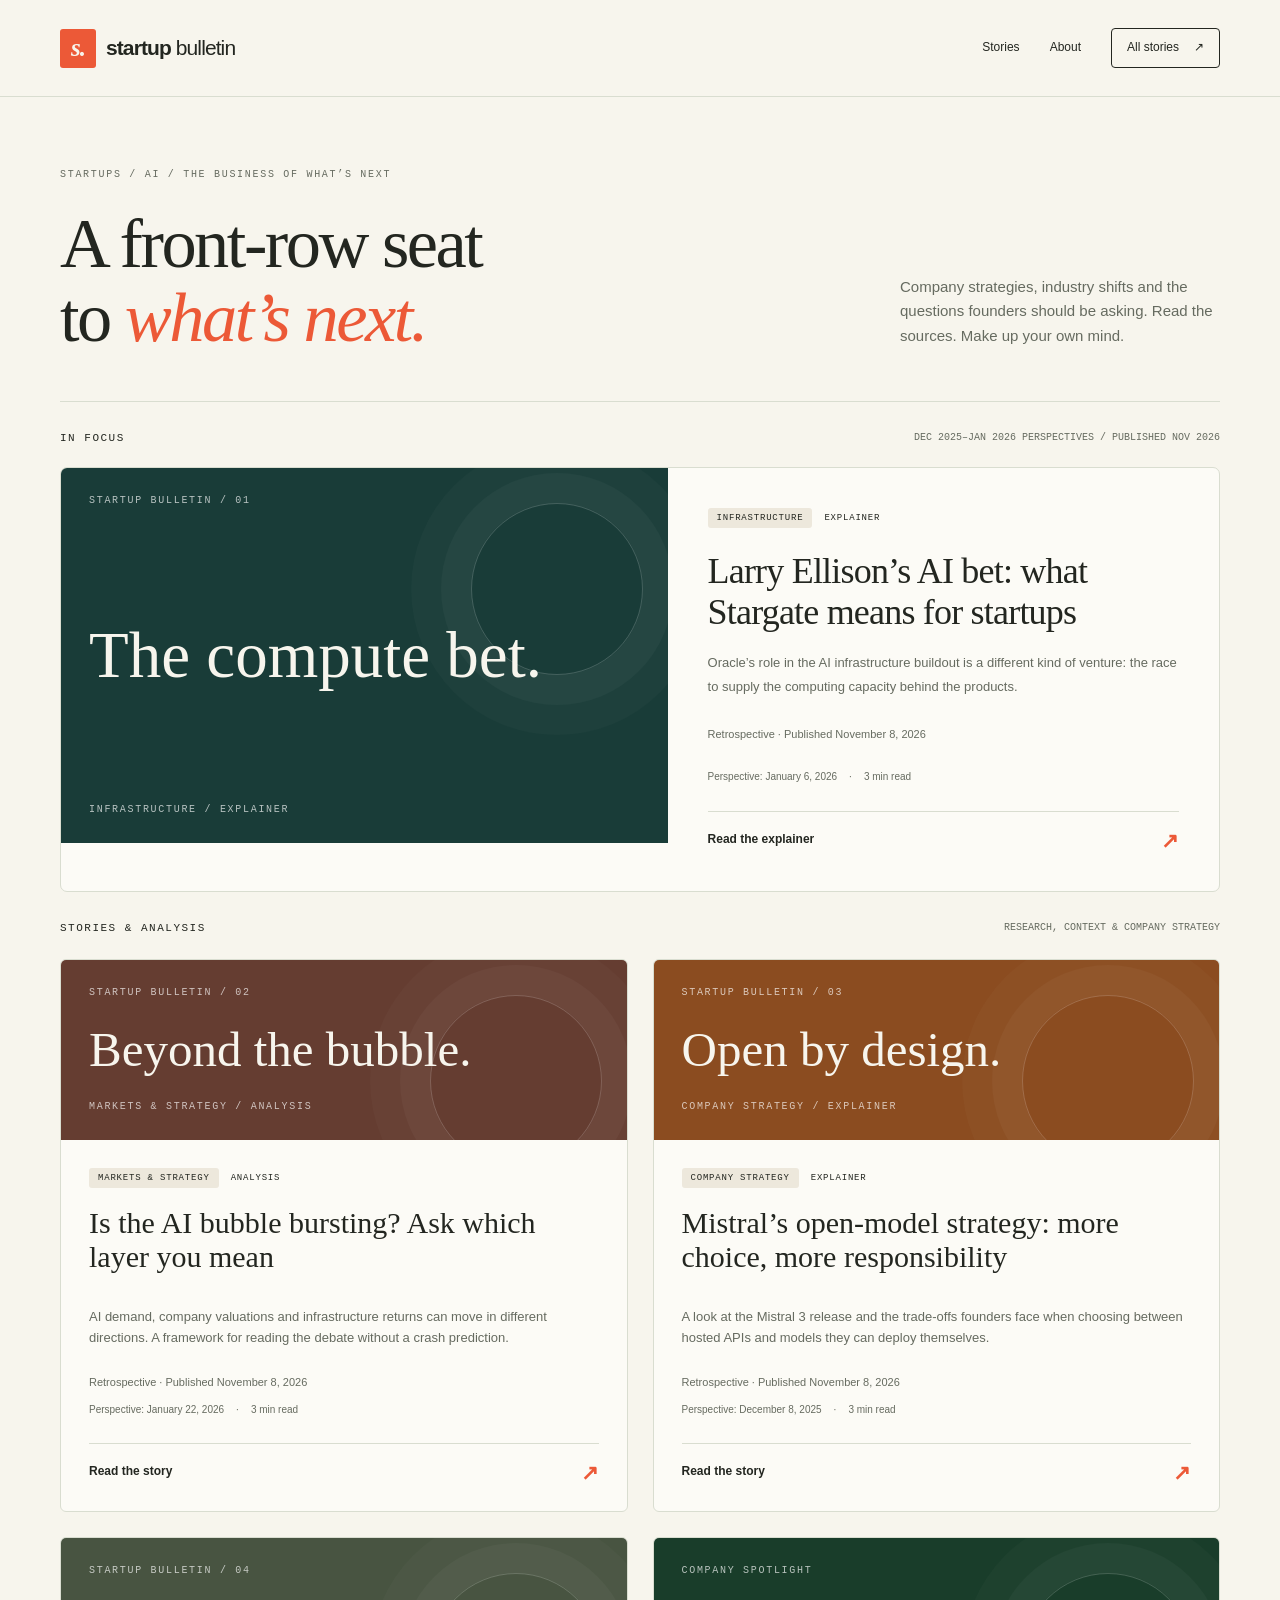
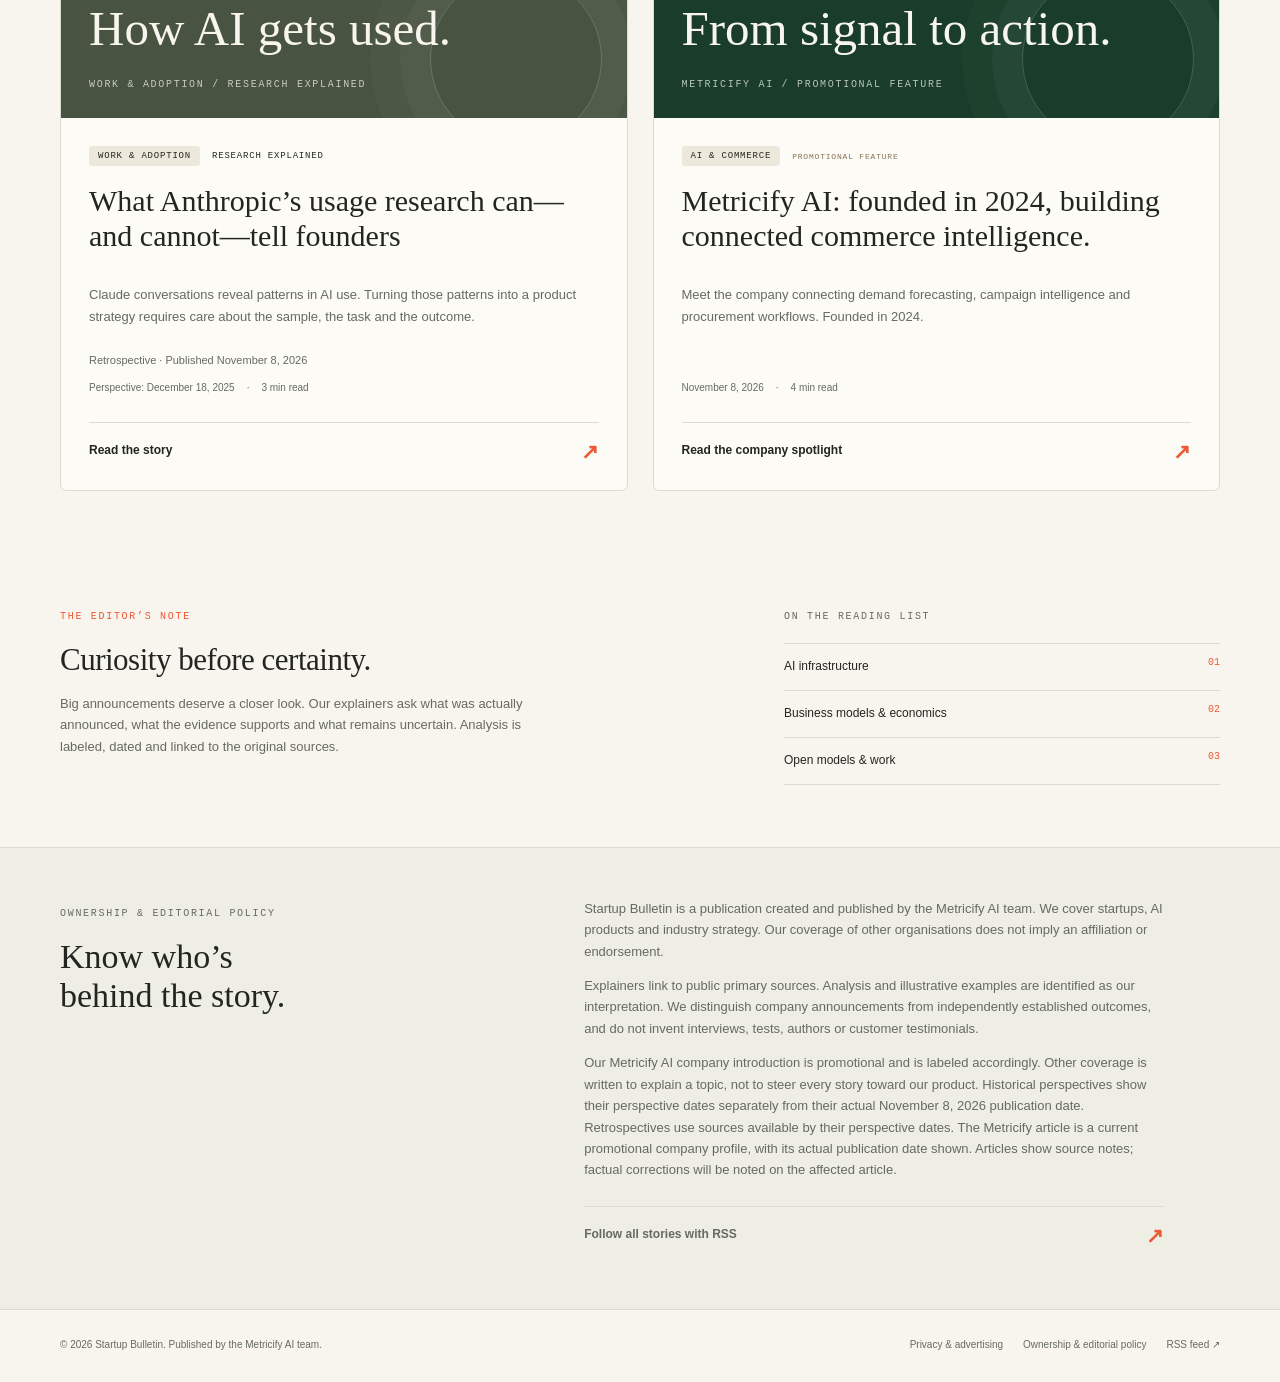
<file: index.html>
<!doctype html><html lang="en"><head><link rel="icon" type="image/svg+xml" href="/favicon.svg"><meta charset="utf-8"><meta name="viewport" content="width=device-width,initial-scale=1"><title>Startup stories, AI strategy &amp; company explainers | Startup Bulletin</title><meta name="description" content="Explore AI infrastructure, the bubble debate, Mistral, Anthropic and startup product spotlights, with sources and clearly labeled analysis."><link rel="canonical" href="https://startupbulletin.github.io/"><meta property="og:title" content="Startup stories, AI strategy &amp; company explainers"><meta property="og:description" content="Explore AI infrastructure, the bubble debate, Mistral, Anthropic and startup product spotlights, with sources and clearly labeled analysis."><meta property="og:type" content="website"><meta property="og:url" content="https://startupbulletin.github.io/"><meta name="theme-color" content="#f7f5ed"><link rel="stylesheet" href="style.css"><link rel="alternate" type="application/rss+xml" title="Startup Bulletin" href="feed.xml"><script type="application/ld+json">{"@context": "https://schema.org", "@type": "Blog", "name": "Startup Bulletin", "url": "https://startupbulletin.github.io/", "publisher": {"@type": "Organization", "name": "Metricify AI"}, "blogPost": [{"@type": "BlogPosting", "headline": "Larry Ellison’s AI bet: what Stargate means for startups", "url": "https://startupbulletin.github.io/larry-ellison-stargate-ai.html"}, {"@type": "BlogPosting", "headline": "Is the AI bubble bursting? Ask which layer you mean", "url": "https://startupbulletin.github.io/is-the-ai-bubble-bursting.html"}, {"@type": "BlogPosting", "headline": "Mistral’s open-model strategy: more choice, more responsibility", "url": "https://startupbulletin.github.io/mistral-open-model-strategy.html"}, {"@type": "BlogPosting", "headline": "What Anthropic’s usage research can—and cannot—tell founders", "url": "https://startupbulletin.github.io/anthropic-ai-work-adoption.html"}]}</script><style>.news-grid{display:grid;grid-template-columns:repeat(2,minmax(0,1fr));gap:25px;margin:25px 0 55px}.news-card{border:1px solid var(--line);border-radius:6px;overflow:hidden;background:#fcfbf6;display:flex;flex-direction:column}.news-card .card-copy{padding:28px;flex:1;display:flex;flex-direction:column}.news-card h3{font:normal 30px/1.15 Georgia,serif;margin:18px 0}.news-card p{font-size:13px;color:var(--muted)}.news-card .meta{margin-top:auto}.cover{min-height:180px;padding:25px 28px;color:#f7f5ed;display:flex;flex-direction:column;justify-content:space-between;position:relative;overflow:hidden}.cover:after{content:"";position:absolute;width:170px;height:170px;border:1px solid #ffffff30;border-radius:50%;right:25px;top:35px;box-shadow:0 0 0 30px #ffffff08,0 0 0 60px #ffffff05}.cover strong{font:normal 49px Georgia,serif;z-index:1;max-width:85%}.cover .eyebrow{color:#ffffffb0}.hero-cover{min-height:375px}.hero-cover strong{font-size:65px}.story a:not(.btn):not(.back){text-decoration:underline;text-underline-offset:3px}.source-ref{font-size:11px;color:#846348}.sources li{font-size:12px}.story .editor-note{font-size:12px;padding:20px;background:#eeeee4;border-left:3px solid var(--orange)}@media(max-width:650px){.news-grid{grid-template-columns:1fr}.hero-cover{min-height:275px}.hero-cover strong{font-size:52px}.cover{min-height:160px}.cover strong{font-size:43px}}</style><script async src="https://pagead2.googlesyndication.com/pagead/js/adsbygoogle.js?client=ca-pub-8381416133668022" crossorigin="anonymous"></script></head><body><a class="skip" href="#main">Skip to content</a><header class="masthead"><div class="wrap header-inner"><a class="brand" href="./" aria-label="Startup Bulletin home"><span class="brand-mark">s.</span><span>startup <em>bulletin</em></span></a><nav class="nav" aria-label="Primary"><a href="#stories">Stories</a><a href="#about">About</a><a class="nav-cta" href="#stories">All stories <span>↗</span></a></nav></div></header><main id="main" class="wrap"><section class="intro"><div><span class="eyebrow">STARTUPS / AI / THE BUSINESS OF WHAT’S NEXT</span><h1>A front-row seat<br>to <em>what’s next.</em></h1></div><p>Company strategies, industry shifts and the questions founders should be asking. Read the sources. Make up your own mind.</p></section><section aria-labelledby="lead-title"><div class="section-label"><h2 id="lead-title">In focus</h2><span>DEC 2025–JAN 2026 PERSPECTIVES / PUBLISHED NOV 2026</span></div><article class="feature"><a href="larry-ellison-stargate-ai.html" aria-label="Larry Ellison’s AI bet: what Stargate means for startups"><div class="cover hero-cover" style="background:#193c38"><span class="eyebrow">STARTUP BULLETIN / 01</span><strong>The compute bet.</strong><span class="eyebrow">Infrastructure / Explainer</span></div></a><div class="feature-copy"><div class="tags"><span class="tag">Infrastructure</span><span>Explainer</span></div><h3><a href="larry-ellison-stargate-ai.html">Larry Ellison’s AI bet: what Stargate means for startups</a></h3><p>Oracle’s role in the AI infrastructure buildout is a different kind of venture: the race to supply the computing capacity behind the products.</p><p style="font-size:11px;color:var(--muted)">Retrospective · Published November 8, 2026</p><div class="meta"><span>Perspective: <time datetime="2026-01-06">January 6, 2026</time></span><span>·</span><span>3 min read</span></div><a class="read-link" href="larry-ellison-stargate-ai.html">Read the explainer <span>↗</span></a></div></article></section><section id="stories"><div class="section-label"><h2>Stories & analysis</h2><span>RESEARCH, CONTEXT & COMPANY STRATEGY</span></div><div class="news-grid"><article class="news-card"><a href="is-the-ai-bubble-bursting.html" aria-label="Is the AI bubble bursting? Ask which layer you mean"><div class="cover " style="background:#653d31"><span class="eyebrow">STARTUP BULLETIN / 02</span><strong>Beyond the bubble.</strong><span class="eyebrow">Markets & strategy / Analysis</span></div></a><div class="card-copy"><div class="tags"><span class="tag">Markets & strategy</span><span>Analysis</span></div><h3><a href="is-the-ai-bubble-bursting.html">Is the AI bubble bursting? Ask which layer you mean</a></h3><p>AI demand, company valuations and infrastructure returns can move in different directions. A framework for reading the debate without a crash prediction.</p><p style="font-size:11px;color:var(--muted)">Retrospective · Published November 8, 2026</p><div class="meta"><span>Perspective: <time datetime="2026-01-22">January 22, 2026</time></span><span>·</span><span>3 min read</span></div><a class="read-link" href="is-the-ai-bubble-bursting.html">Read the story <span>↗</span></a></div></article><article class="news-card"><a href="mistral-open-model-strategy.html" aria-label="Mistral’s open-model strategy: more choice, more responsibility"><div class="cover " style="background:#8b4c20"><span class="eyebrow">STARTUP BULLETIN / 03</span><strong>Open by design.</strong><span class="eyebrow">Company strategy / Explainer</span></div></a><div class="card-copy"><div class="tags"><span class="tag">Company strategy</span><span>Explainer</span></div><h3><a href="mistral-open-model-strategy.html">Mistral’s open-model strategy: more choice, more responsibility</a></h3><p>A look at the Mistral 3 release and the trade-offs founders face when choosing between hosted APIs and models they can deploy themselves.</p><p style="font-size:11px;color:var(--muted)">Retrospective · Published November 8, 2026</p><div class="meta"><span>Perspective: <time datetime="2025-12-08">December 8, 2025</time></span><span>·</span><span>3 min read</span></div><a class="read-link" href="mistral-open-model-strategy.html">Read the story <span>↗</span></a></div></article><article class="news-card"><a href="anthropic-ai-work-adoption.html" aria-label="What Anthropic’s usage research can—and cannot—tell founders"><div class="cover " style="background:#485441"><span class="eyebrow">STARTUP BULLETIN / 04</span><strong>How AI gets used.</strong><span class="eyebrow">Work & adoption / Research explained</span></div></a><div class="card-copy"><div class="tags"><span class="tag">Work & adoption</span><span>Research explained</span></div><h3><a href="anthropic-ai-work-adoption.html">What Anthropic’s usage research can—and cannot—tell founders</a></h3><p>Claude conversations reveal patterns in AI use. Turning those patterns into a product strategy requires care about the sample, the task and the outcome.</p><p style="font-size:11px;color:var(--muted)">Retrospective · Published November 8, 2026</p><div class="meta"><span>Perspective: <time datetime="2025-12-18">December 18, 2025</time></span><span>·</span><span>3 min read</span></div><a class="read-link" href="anthropic-ai-work-adoption.html">Read the story <span>↗</span></a></div></article><article class="news-card"><a href="metricify-ai.html" class="cover" style="background:#193d2a"><span class="eyebrow">COMPANY SPOTLIGHT</span><strong>From signal to action.</strong><span class="eyebrow">METRICIFY AI / PROMOTIONAL FEATURE</span></a><div class="card-copy"><div class="tags"><span class="tag">AI & commerce</span><span class="promo">Promotional feature</span></div><h3><a href="metricify-ai.html">Metricify AI: founded in 2024, building connected commerce intelligence.</a></h3><p>Meet the company connecting demand forecasting, campaign intelligence and procurement workflows. Founded in 2024.</p><div class="meta"><time datetime="2026-11-08">November 8, 2026</time><span>·</span><span>4 min read</span></div><a class="read-link" href="metricify-ai.html">Read the company spotlight <span>↗</span></a></div></article></div></section><section class="below"><div><span class="eyebrow orange">THE EDITOR’S NOTE</span><h2>Curiosity before certainty.</h2><p>Big announcements deserve a closer look. Our explainers ask what was actually announced, what the evidence supports and what remains uncertain. Analysis is labeled, dated and linked to the original sources.</p></div><div><span class="eyebrow">ON THE READING LIST</span><div class="topic-list"><div>AI infrastructure <span>01</span></div><div>Business models & economics <span>02</span></div><div>Open models & work <span>03</span></div></div></div></section></main><section class="about-box" id="about"><div class="wrap about-grid"><div><span class="eyebrow">OWNERSHIP & EDITORIAL POLICY</span><h2>Know who’s<br>behind the story.</h2></div><div><p>Startup Bulletin is a publication created and published by the Metricify AI team. We cover startups, AI products and industry strategy. Our coverage of other organisations does not imply an affiliation or endorsement.</p><p>Explainers link to public primary sources. Analysis and illustrative examples are identified as our interpretation. We distinguish company announcements from independently established outcomes, and do not invent interviews, tests, authors or customer testimonials.</p><p>Our Metricify AI company introduction is promotional and is labeled accordingly. Other coverage is written to explain a topic, not to steer every story toward our product. Historical perspectives show their perspective dates separately from their actual November 8, 2026 publication date. Retrospectives use sources available by their perspective dates. The Metricify article is a current promotional company profile, with its actual publication date shown. Articles show source notes; factual corrections will be noted on the affected article.</p><p><a class="read-link" href="feed.xml">Follow all stories with RSS <span>↗</span></a></p></div></div></section><footer class="footer"><div class="wrap"><span>© 2026 Startup Bulletin. Published by the Metricify AI team.</span><div class="footer-links"><a href="privacy.html">Privacy & advertising</a><a href="./#about">Ownership & editorial policy</a><a href="feed.xml">RSS feed ↗</a></div></div></footer></body></html>
</file>
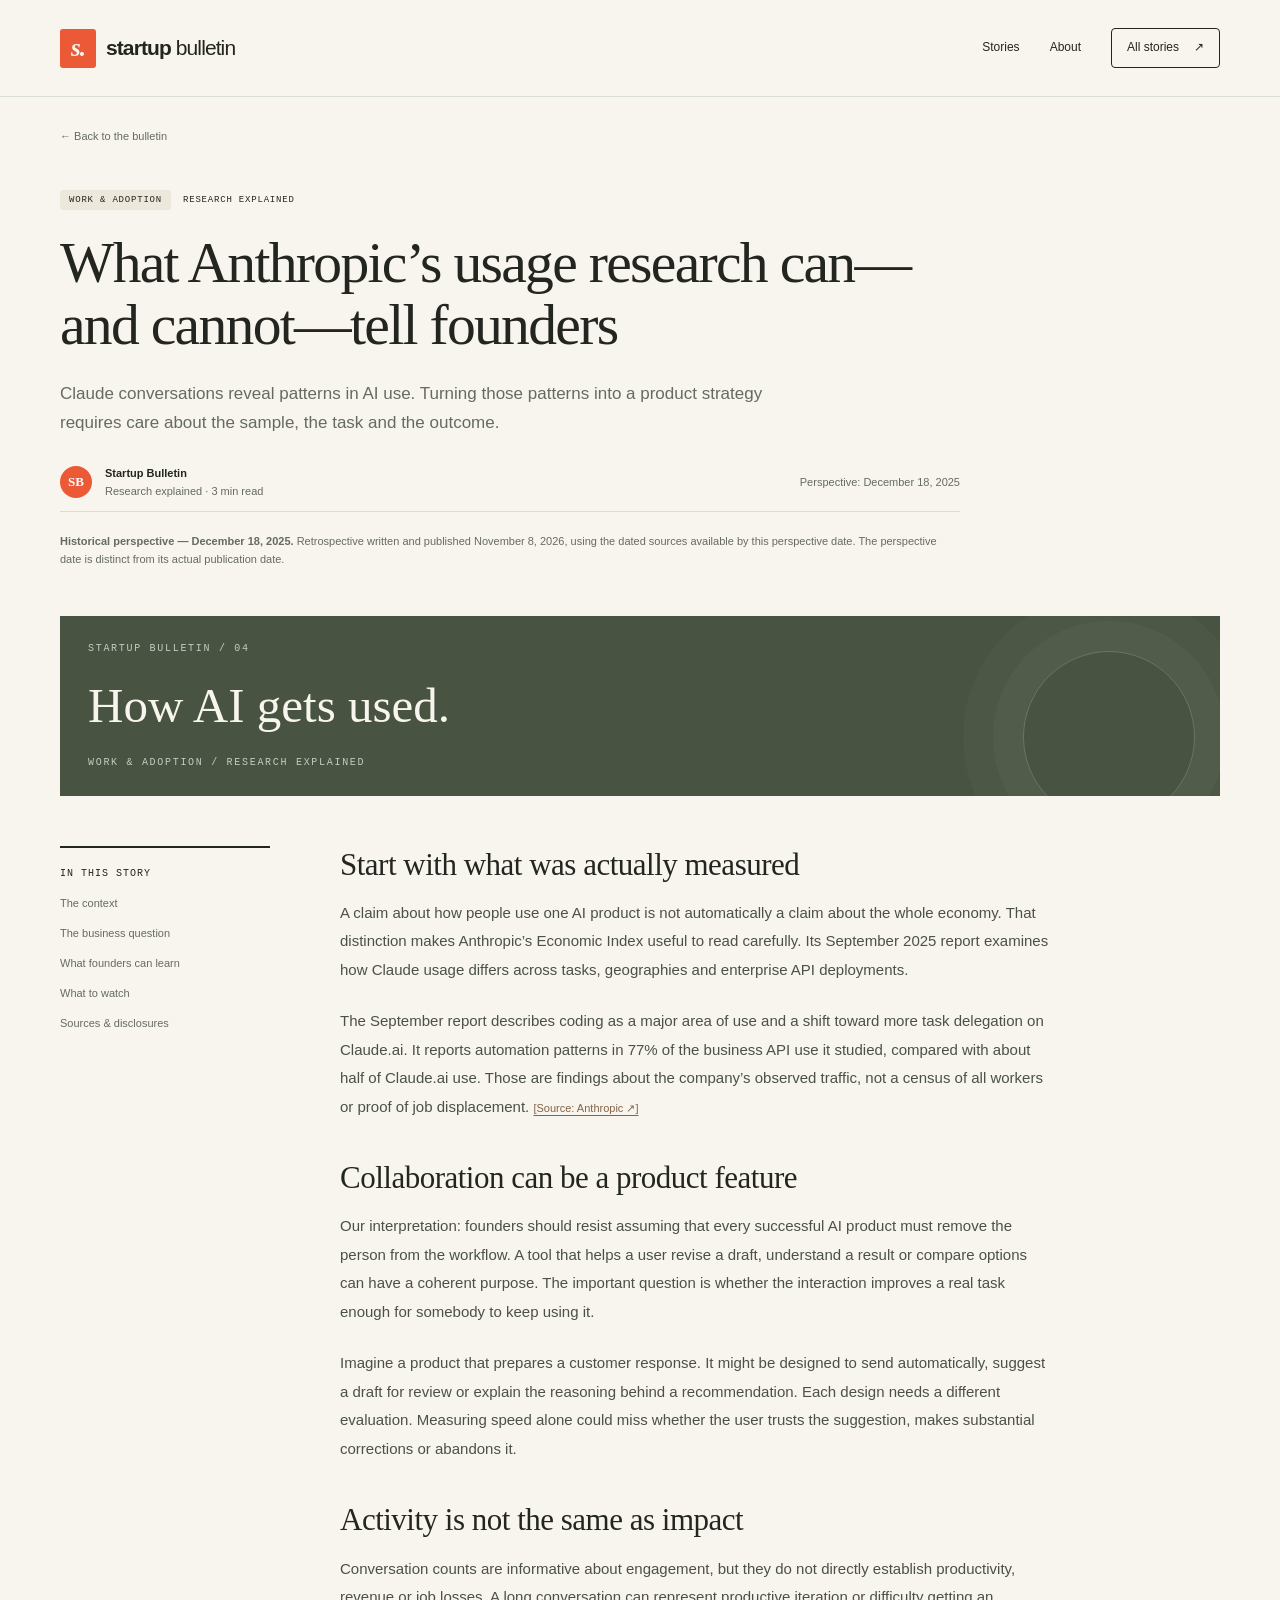
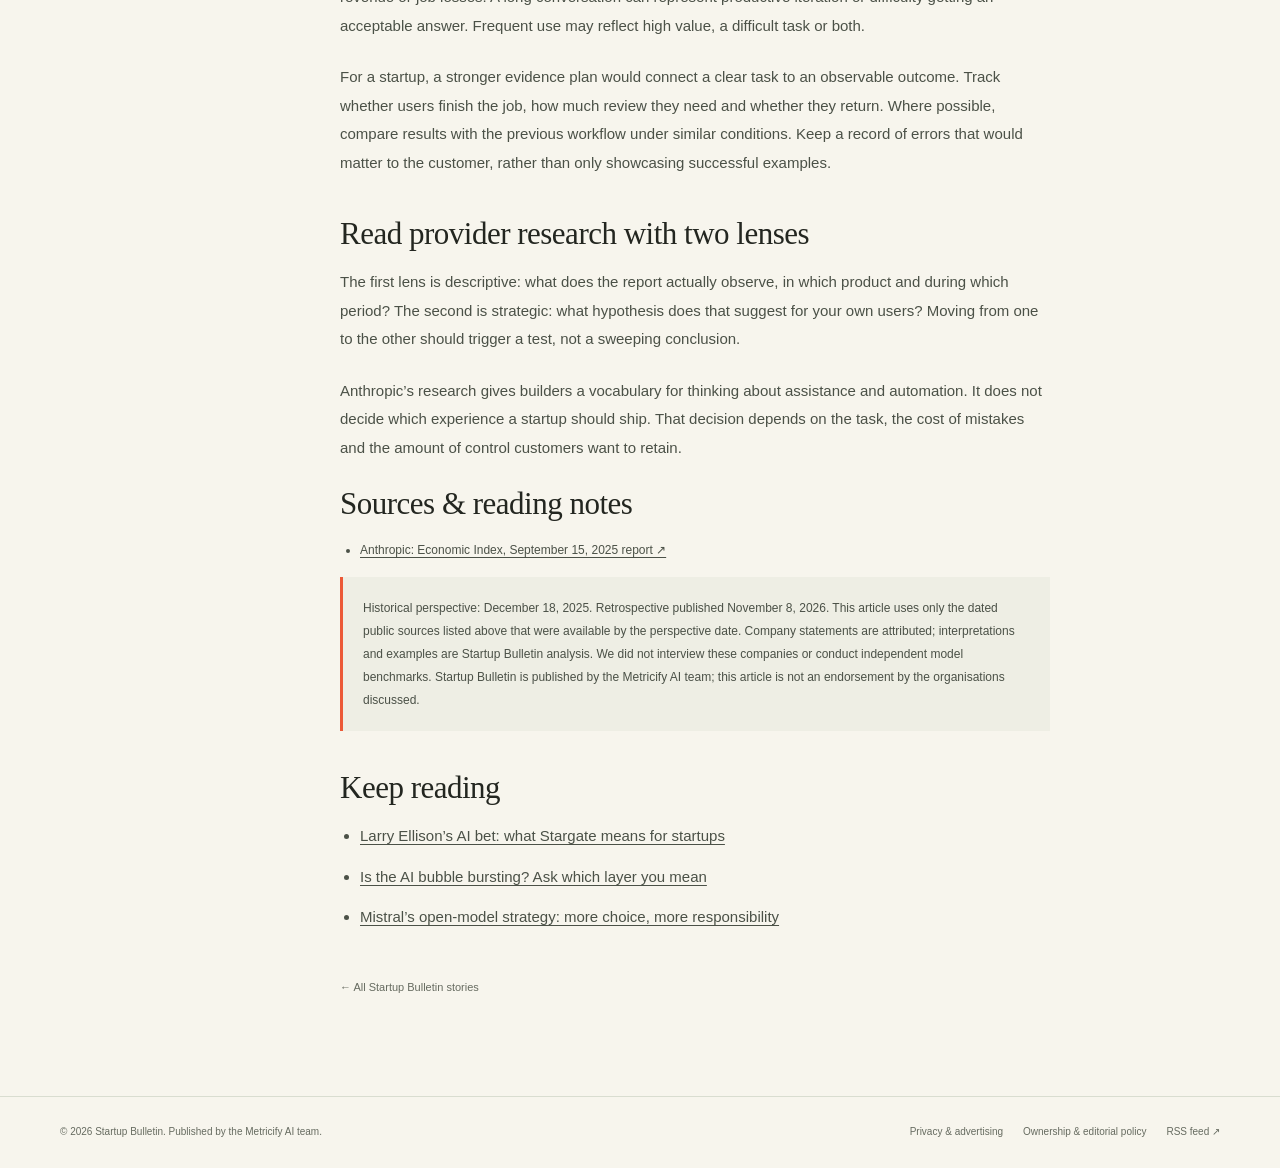
<file: anthropic-ai-work-adoption.html>
<!doctype html><html lang="en"><head><link rel="icon" type="image/svg+xml" href="/favicon.svg"><meta charset="utf-8"><meta name="viewport" content="width=device-width,initial-scale=1"><title>What Anthropic’s usage research can—and cannot—tell founders | Startup Bulletin</title><meta name="description" content="Claude conversations reveal patterns in AI use. Turning those patterns into a product strategy requires care about the sample, the task and the outcome."><link rel="canonical" href="https://startupbulletin.github.io/anthropic-ai-work-adoption.html"><meta property="og:title" content="What Anthropic’s usage research can—and cannot—tell founders"><meta property="og:description" content="Claude conversations reveal patterns in AI use. Turning those patterns into a product strategy requires care about the sample, the task and the outcome."><meta property="og:type" content="article"><meta property="og:url" content="https://startupbulletin.github.io/anthropic-ai-work-adoption.html"><meta name="theme-color" content="#f7f5ed"><link rel="stylesheet" href="style.css"><link rel="alternate" type="application/rss+xml" title="Startup Bulletin" href="feed.xml"><script type="application/ld+json">{"@context": "https://schema.org", "@type": "BlogPosting", "headline": "What Anthropic’s usage research can—and cannot—tell founders", "description": "Claude conversations reveal patterns in AI use. Turning those patterns into a product strategy requires care about the sample, the task and the outcome.", "datePublished": "2026-11-08", "dateModified": "2026-11-08", "author": {"@type": "Organization", "name": "Startup Bulletin"}, "publisher": {"@type": "Organization", "name": "Startup Bulletin", "url": "https://startupbulletin.github.io/"}, "mainEntityOfPage": "https://startupbulletin.github.io/anthropic-ai-work-adoption.html", "citation": ["https://www.anthropic.com/research/anthropic-economic-index-september-2025-report"], "temporalCoverage": "2025-12-18"}</script><style>.news-grid{display:grid;grid-template-columns:repeat(2,minmax(0,1fr));gap:25px;margin:25px 0 55px}.news-card{border:1px solid var(--line);border-radius:6px;overflow:hidden;background:#fcfbf6;display:flex;flex-direction:column}.news-card .card-copy{padding:28px;flex:1;display:flex;flex-direction:column}.news-card h3{font:normal 30px/1.15 Georgia,serif;margin:18px 0}.news-card p{font-size:13px;color:var(--muted)}.news-card .meta{margin-top:auto}.cover{min-height:180px;padding:25px 28px;color:#f7f5ed;display:flex;flex-direction:column;justify-content:space-between;position:relative;overflow:hidden}.cover:after{content:"";position:absolute;width:170px;height:170px;border:1px solid #ffffff30;border-radius:50%;right:25px;top:35px;box-shadow:0 0 0 30px #ffffff08,0 0 0 60px #ffffff05}.cover strong{font:normal 49px Georgia,serif;z-index:1;max-width:85%}.cover .eyebrow{color:#ffffffb0}.hero-cover{min-height:375px}.hero-cover strong{font-size:65px}.story a:not(.btn):not(.back){text-decoration:underline;text-underline-offset:3px}.source-ref{font-size:11px;color:#846348}.sources li{font-size:12px}.story .editor-note{font-size:12px;padding:20px;background:#eeeee4;border-left:3px solid var(--orange)}@media(max-width:650px){.news-grid{grid-template-columns:1fr}.hero-cover{min-height:275px}.hero-cover strong{font-size:52px}.cover{min-height:160px}.cover strong{font-size:43px}}</style><script async src="https://pagead2.googlesyndication.com/pagead/js/adsbygoogle.js?client=ca-pub-8381416133668022" crossorigin="anonymous"></script></head><body><a class="skip" href="#main">Skip to content</a><header class="masthead"><div class="wrap header-inner"><a class="brand" href="./" aria-label="Startup Bulletin home"><span class="brand-mark">s.</span><span>startup <em>bulletin</em></span></a><nav class="nav" aria-label="Primary"><a href="./#stories">Stories</a><a href="./#about">About</a><a class="nav-cta" href="./#stories">All stories <span>↗</span></a></nav></div></header><main class="wrap" id="main"><a class="back" href="./">← Back to the bulletin</a><header class="article-head"><div class="tags"><span class="tag">Work & adoption</span><span>Research explained</span></div><h1>What Anthropic’s usage research can—and cannot—tell founders</h1><p class="standfirst">Claude conversations reveal patterns in AI use. Turning those patterns into a product strategy requires care about the sample, the task and the outcome.</p><div class="byline"><span class="author-icon">SB</span><div><strong>Startup Bulletin</strong><span>Research explained · 3 min read</span></div><span style="margin-left:auto;text-align:right">Perspective: <time datetime="2025-12-18">December 18, 2025</time></span></div><p class="disclosure"><strong>Historical perspective — December 18, 2025.</strong> Retrospective written and published November 8, 2026, using the dated sources available by this perspective date. The perspective date is distinct from its actual publication date.</p></header><div class="cover " style="background:#485441"><span class="eyebrow">STARTUP BULLETIN / 04</span><strong>How AI gets used.</strong><span class="eyebrow">Work & adoption / Research explained</span></div><div class="story-layout"><aside class="story-aside" aria-label="Article contents"><h2>In this story</h2><a href="#context">The context</a><a href="#business">The business question</a><a href="#founders">What founders can learn</a><a href="#watch">What to watch</a><a href="#sources">Sources & disclosures</a></aside><article class="story">
<h2 id="context">Start with what was actually measured</h2><p>A claim about how people use one AI product is not automatically a claim about the whole economy. That distinction makes Anthropic’s Economic Index useful to read carefully. Its September 2025 report examines how Claude usage differs across tasks, geographies and enterprise API deployments.</p>
<p>The September report describes coding as a major area of use and a shift toward more task delegation on Claude.ai. It reports automation patterns in 77% of the business API use it studied, compared with about half of Claude.ai use. Those are findings about the company’s observed traffic, not a census of all workers or proof of job displacement. <a class="source-ref" href="https://www.anthropic.com/research/anthropic-economic-index-september-2025-report" target="_blank" rel="noopener">[Source: Anthropic ↗]</a></p>
<h2 id="business">Collaboration can be a product feature</h2><p>Our interpretation: founders should resist assuming that every successful AI product must remove the person from the workflow. A tool that helps a user revise a draft, understand a result or compare options can have a coherent purpose. The important question is whether the interaction improves a real task enough for somebody to keep using it.</p>
<p>Imagine a product that prepares a customer response. It might be designed to send automatically, suggest a draft for review or explain the reasoning behind a recommendation. Each design needs a different evaluation. Measuring speed alone could miss whether the user trusts the suggestion, makes substantial corrections or abandons it.</p>
<h2 id="founders">Activity is not the same as impact</h2><p>Conversation counts are informative about engagement, but they do not directly establish productivity, revenue or job losses. A long conversation can represent productive iteration or difficulty getting an acceptable answer. Frequent use may reflect high value, a difficult task or both.</p>
<p>For a startup, a stronger evidence plan would connect a clear task to an observable outcome. Track whether users finish the job, how much review they need and whether they return. Where possible, compare results with the previous workflow under similar conditions. Keep a record of errors that would matter to the customer, rather than only showcasing successful examples.</p>
<h2 id="watch">Read provider research with two lenses</h2><p>The first lens is descriptive: what does the report actually observe, in which product and during which period? The second is strategic: what hypothesis does that suggest for your own users? Moving from one to the other should trigger a test, not a sweeping conclusion.</p>
<p>Anthropic’s research gives builders a vocabulary for thinking about assistance and automation. It does not decide which experience a startup should ship. That decision depends on the task, the cost of mistakes and the amount of control customers want to retain.</p><section class="sources" id="sources"><h2>Sources & reading notes</h2><ul><li><a href="https://www.anthropic.com/research/anthropic-economic-index-september-2025-report" target="_blank" rel="noopener">Anthropic: Economic Index, September 15, 2025 report ↗</a></li></ul><p class="editor-note">Historical perspective: December 18, 2025. Retrospective published November 8, 2026. This article uses only the dated public sources listed above that were available by the perspective date. Company statements are attributed; interpretations and examples are Startup Bulletin analysis. We did not interview these companies or conduct independent model benchmarks. Startup Bulletin is published by the Metricify AI team; this article is not an endorsement by the organisations discussed.</p></section><h2>Keep reading</h2><ul><li><a href="larry-ellison-stargate-ai.html">Larry Ellison’s AI bet: what Stargate means for startups</a></li><li><a href="is-the-ai-bubble-bursting.html">Is the AI bubble bursting? Ask which layer you mean</a></li><li><a href="mistral-open-model-strategy.html">Mistral’s open-model strategy: more choice, more responsibility</a></li></ul><a class="back" href="./">← All Startup Bulletin stories</a></article></div></main><footer class="footer"><div class="wrap"><span>© 2026 Startup Bulletin. Published by the Metricify AI team.</span><div class="footer-links"><a href="privacy.html">Privacy & advertising</a><a href="./#about">Ownership & editorial policy</a><a href="feed.xml">RSS feed ↗</a></div></div></footer></body></html>
</file>
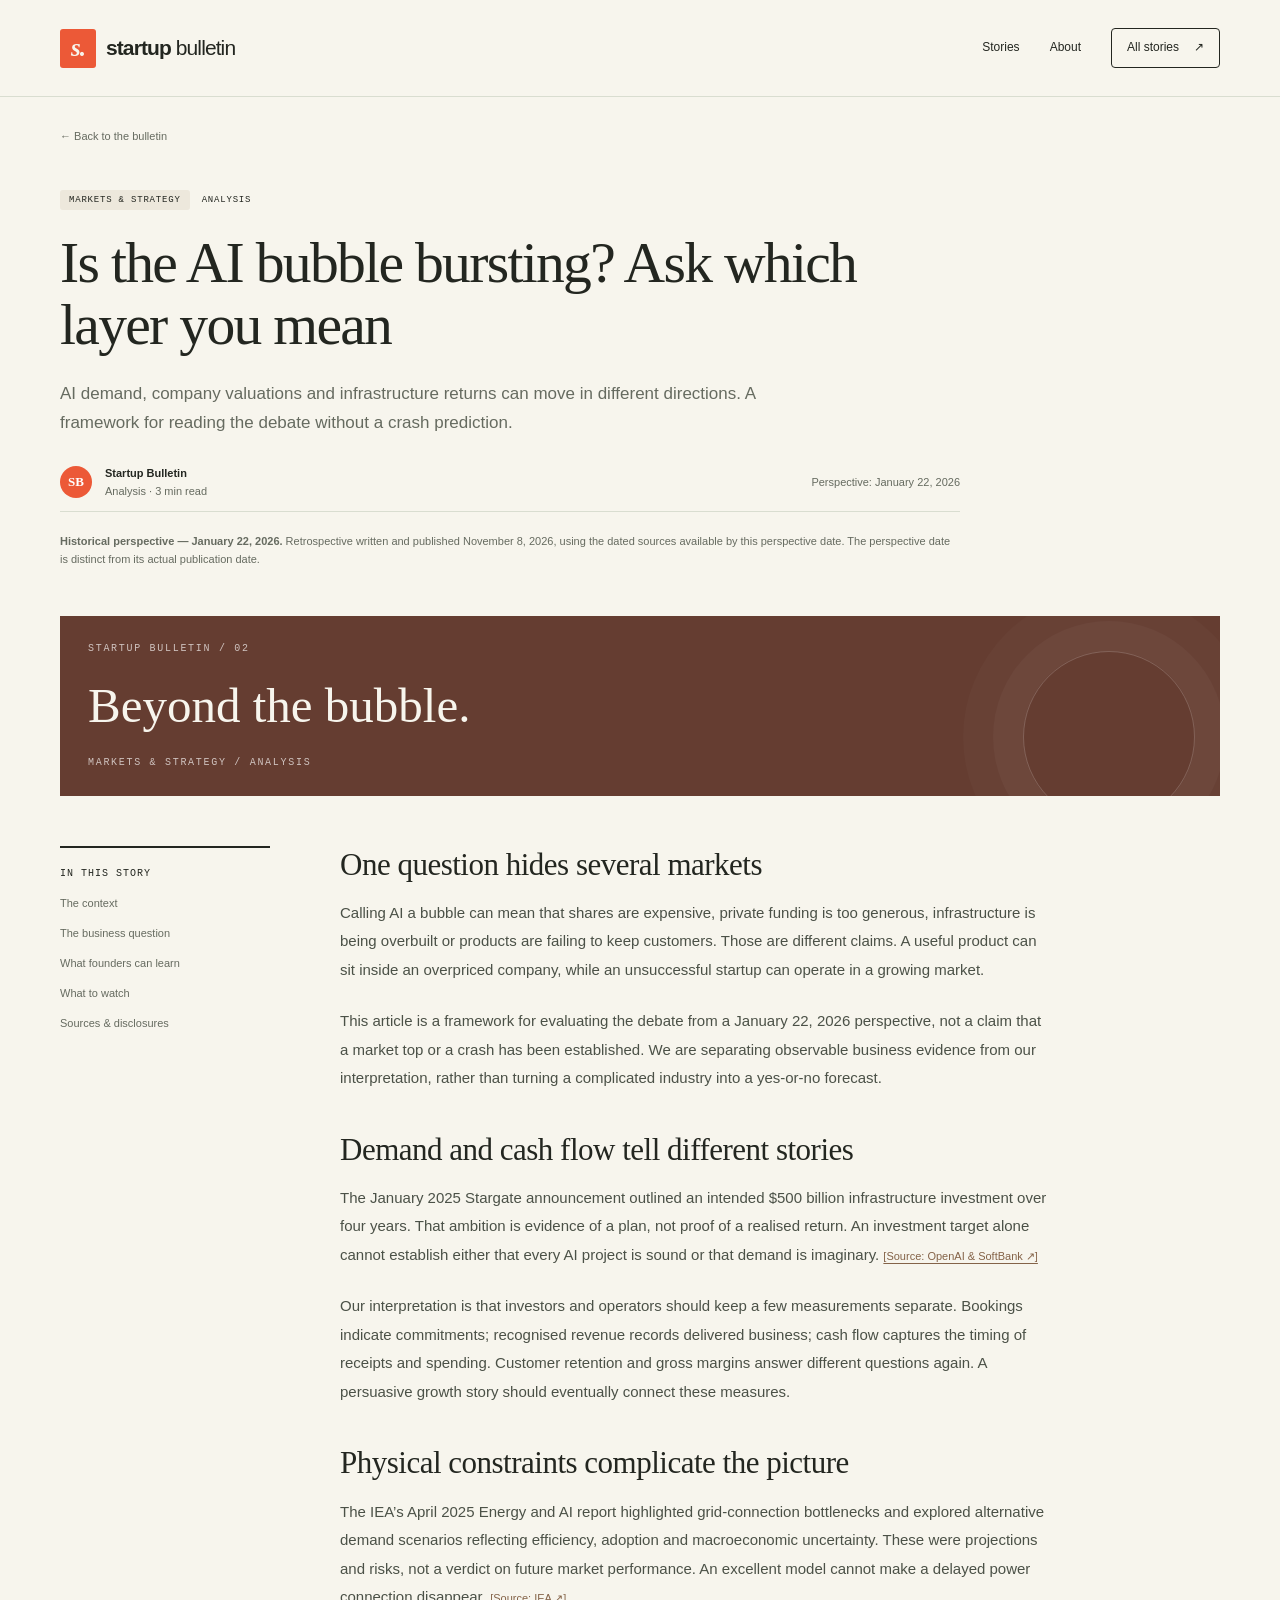
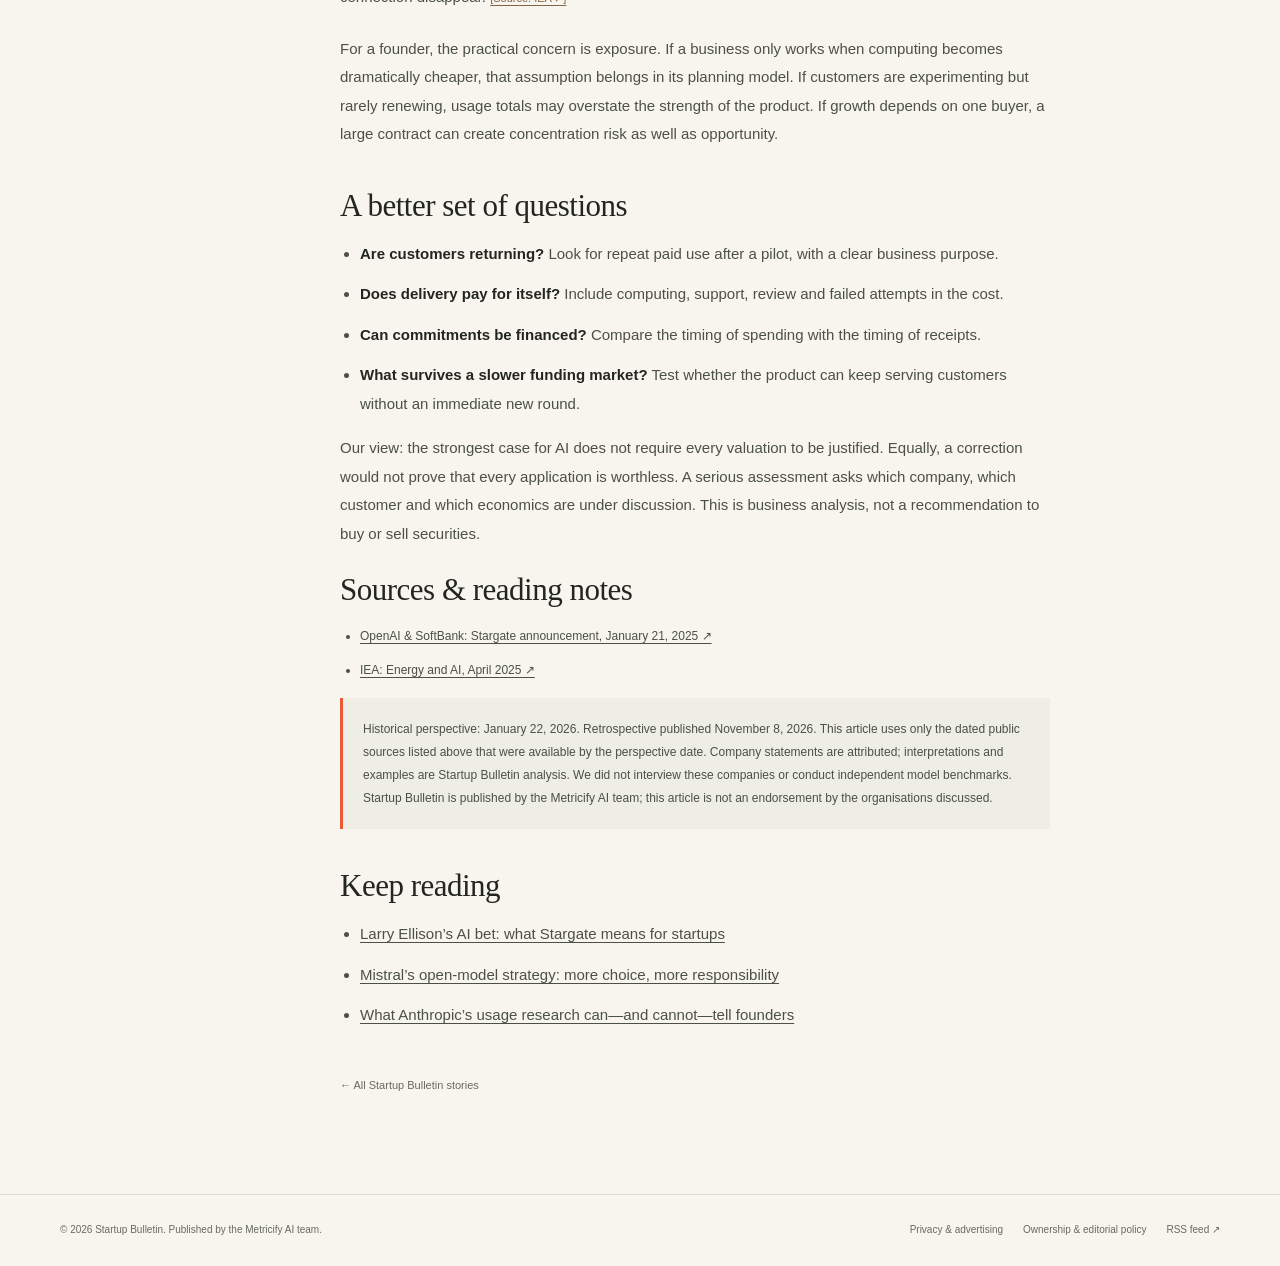
<file: is-the-ai-bubble-bursting.html>
<!doctype html><html lang="en"><head><link rel="icon" type="image/svg+xml" href="/favicon.svg"><meta charset="utf-8"><meta name="viewport" content="width=device-width,initial-scale=1"><title>Is the AI bubble bursting? Ask which layer you mean | Startup Bulletin</title><meta name="description" content="AI demand, company valuations and infrastructure returns can move in different directions. A framework for reading the debate without a crash prediction."><link rel="canonical" href="https://startupbulletin.github.io/is-the-ai-bubble-bursting.html"><meta property="og:title" content="Is the AI bubble bursting? Ask which layer you mean"><meta property="og:description" content="AI demand, company valuations and infrastructure returns can move in different directions. A framework for reading the debate without a crash prediction."><meta property="og:type" content="article"><meta property="og:url" content="https://startupbulletin.github.io/is-the-ai-bubble-bursting.html"><meta name="theme-color" content="#f7f5ed"><link rel="stylesheet" href="style.css"><link rel="alternate" type="application/rss+xml" title="Startup Bulletin" href="feed.xml"><script type="application/ld+json">{"@context": "https://schema.org", "@type": "BlogPosting", "headline": "Is the AI bubble bursting? Ask which layer you mean", "description": "AI demand, company valuations and infrastructure returns can move in different directions. A framework for reading the debate without a crash prediction.", "datePublished": "2026-11-08", "dateModified": "2026-11-08", "author": {"@type": "Organization", "name": "Startup Bulletin"}, "publisher": {"@type": "Organization", "name": "Startup Bulletin", "url": "https://startupbulletin.github.io/"}, "mainEntityOfPage": "https://startupbulletin.github.io/is-the-ai-bubble-bursting.html", "citation": ["https://openai.com/index/announcing-the-stargate-project/", "https://www.iea.org/reports/energy-and-ai/executive-summary"], "temporalCoverage": "2026-01-22"}</script><style>.news-grid{display:grid;grid-template-columns:repeat(2,minmax(0,1fr));gap:25px;margin:25px 0 55px}.news-card{border:1px solid var(--line);border-radius:6px;overflow:hidden;background:#fcfbf6;display:flex;flex-direction:column}.news-card .card-copy{padding:28px;flex:1;display:flex;flex-direction:column}.news-card h3{font:normal 30px/1.15 Georgia,serif;margin:18px 0}.news-card p{font-size:13px;color:var(--muted)}.news-card .meta{margin-top:auto}.cover{min-height:180px;padding:25px 28px;color:#f7f5ed;display:flex;flex-direction:column;justify-content:space-between;position:relative;overflow:hidden}.cover:after{content:"";position:absolute;width:170px;height:170px;border:1px solid #ffffff30;border-radius:50%;right:25px;top:35px;box-shadow:0 0 0 30px #ffffff08,0 0 0 60px #ffffff05}.cover strong{font:normal 49px Georgia,serif;z-index:1;max-width:85%}.cover .eyebrow{color:#ffffffb0}.hero-cover{min-height:375px}.hero-cover strong{font-size:65px}.story a:not(.btn):not(.back){text-decoration:underline;text-underline-offset:3px}.source-ref{font-size:11px;color:#846348}.sources li{font-size:12px}.story .editor-note{font-size:12px;padding:20px;background:#eeeee4;border-left:3px solid var(--orange)}@media(max-width:650px){.news-grid{grid-template-columns:1fr}.hero-cover{min-height:275px}.hero-cover strong{font-size:52px}.cover{min-height:160px}.cover strong{font-size:43px}}</style><script async src="https://pagead2.googlesyndication.com/pagead/js/adsbygoogle.js?client=ca-pub-8381416133668022" crossorigin="anonymous"></script></head><body><a class="skip" href="#main">Skip to content</a><header class="masthead"><div class="wrap header-inner"><a class="brand" href="./" aria-label="Startup Bulletin home"><span class="brand-mark">s.</span><span>startup <em>bulletin</em></span></a><nav class="nav" aria-label="Primary"><a href="./#stories">Stories</a><a href="./#about">About</a><a class="nav-cta" href="./#stories">All stories <span>↗</span></a></nav></div></header><main class="wrap" id="main"><a class="back" href="./">← Back to the bulletin</a><header class="article-head"><div class="tags"><span class="tag">Markets & strategy</span><span>Analysis</span></div><h1>Is the AI bubble bursting? Ask which layer you mean</h1><p class="standfirst">AI demand, company valuations and infrastructure returns can move in different directions. A framework for reading the debate without a crash prediction.</p><div class="byline"><span class="author-icon">SB</span><div><strong>Startup Bulletin</strong><span>Analysis · 3 min read</span></div><span style="margin-left:auto;text-align:right">Perspective: <time datetime="2026-01-22">January 22, 2026</time></span></div><p class="disclosure"><strong>Historical perspective — January 22, 2026.</strong> Retrospective written and published November 8, 2026, using the dated sources available by this perspective date. The perspective date is distinct from its actual publication date.</p></header><div class="cover " style="background:#653d31"><span class="eyebrow">STARTUP BULLETIN / 02</span><strong>Beyond the bubble.</strong><span class="eyebrow">Markets & strategy / Analysis</span></div><div class="story-layout"><aside class="story-aside" aria-label="Article contents"><h2>In this story</h2><a href="#context">The context</a><a href="#business">The business question</a><a href="#founders">What founders can learn</a><a href="#watch">What to watch</a><a href="#sources">Sources & disclosures</a></aside><article class="story">
<h2 id="context">One question hides several markets</h2><p>Calling AI a bubble can mean that shares are expensive, private funding is too generous, infrastructure is being overbuilt or products are failing to keep customers. Those are different claims. A useful product can sit inside an overpriced company, while an unsuccessful startup can operate in a growing market.</p>
<p>This article is a framework for evaluating the debate from a January 22, 2026 perspective, not a claim that a market top or a crash has been established. We are separating observable business evidence from our interpretation, rather than turning a complicated industry into a yes-or-no forecast.</p>
<h2 id="business">Demand and cash flow tell different stories</h2><p>The January 2025 Stargate announcement outlined an intended $500 billion infrastructure investment over four years. That ambition is evidence of a plan, not proof of a realised return. An investment target alone cannot establish either that every AI project is sound or that demand is imaginary. <a class="source-ref" href="https://openai.com/index/announcing-the-stargate-project/" target="_blank" rel="noopener">[Source: OpenAI & SoftBank ↗]</a></p>
<p>Our interpretation is that investors and operators should keep a few measurements separate. Bookings indicate commitments; recognised revenue records delivered business; cash flow captures the timing of receipts and spending. Customer retention and gross margins answer different questions again. A persuasive growth story should eventually connect these measures.</p>
<h2 id="founders">Physical constraints complicate the picture</h2><p>The IEA’s April 2025 Energy and AI report highlighted grid-connection bottlenecks and explored alternative demand scenarios reflecting efficiency, adoption and macroeconomic uncertainty. These were projections and risks, not a verdict on future market performance. An excellent model cannot make a delayed power connection disappear. <a class="source-ref" href="https://www.iea.org/reports/energy-and-ai/executive-summary" target="_blank" rel="noopener">[Source: IEA ↗]</a></p>
<p>For a founder, the practical concern is exposure. If a business only works when computing becomes dramatically cheaper, that assumption belongs in its planning model. If customers are experimenting but rarely renewing, usage totals may overstate the strength of the product. If growth depends on one buyer, a large contract can create concentration risk as well as opportunity.</p>
<h2 id="watch">A better set of questions</h2><ul><li><strong>Are customers returning?</strong> Look for repeat paid use after a pilot, with a clear business purpose.</li><li><strong>Does delivery pay for itself?</strong> Include computing, support, review and failed attempts in the cost.</li><li><strong>Can commitments be financed?</strong> Compare the timing of spending with the timing of receipts.</li><li><strong>What survives a slower funding market?</strong> Test whether the product can keep serving customers without an immediate new round.</li></ul>
<p>Our view: the strongest case for AI does not require every valuation to be justified. Equally, a correction would not prove that every application is worthless. A serious assessment asks which company, which customer and which economics are under discussion. This is business analysis, not a recommendation to buy or sell securities.</p><section class="sources" id="sources"><h2>Sources & reading notes</h2><ul><li><a href="https://openai.com/index/announcing-the-stargate-project/" target="_blank" rel="noopener">OpenAI & SoftBank: Stargate announcement, January 21, 2025 ↗</a></li><li><a href="https://www.iea.org/reports/energy-and-ai/executive-summary" target="_blank" rel="noopener">IEA: Energy and AI, April 2025 ↗</a></li></ul><p class="editor-note">Historical perspective: January 22, 2026. Retrospective published November 8, 2026. This article uses only the dated public sources listed above that were available by the perspective date. Company statements are attributed; interpretations and examples are Startup Bulletin analysis. We did not interview these companies or conduct independent model benchmarks. Startup Bulletin is published by the Metricify AI team; this article is not an endorsement by the organisations discussed.</p></section><h2>Keep reading</h2><ul><li><a href="larry-ellison-stargate-ai.html">Larry Ellison’s AI bet: what Stargate means for startups</a></li><li><a href="mistral-open-model-strategy.html">Mistral’s open-model strategy: more choice, more responsibility</a></li><li><a href="anthropic-ai-work-adoption.html">What Anthropic’s usage research can—and cannot—tell founders</a></li></ul><a class="back" href="./">← All Startup Bulletin stories</a></article></div></main><footer class="footer"><div class="wrap"><span>© 2026 Startup Bulletin. Published by the Metricify AI team.</span><div class="footer-links"><a href="privacy.html">Privacy & advertising</a><a href="./#about">Ownership & editorial policy</a><a href="feed.xml">RSS feed ↗</a></div></div></footer></body></html>
</file>
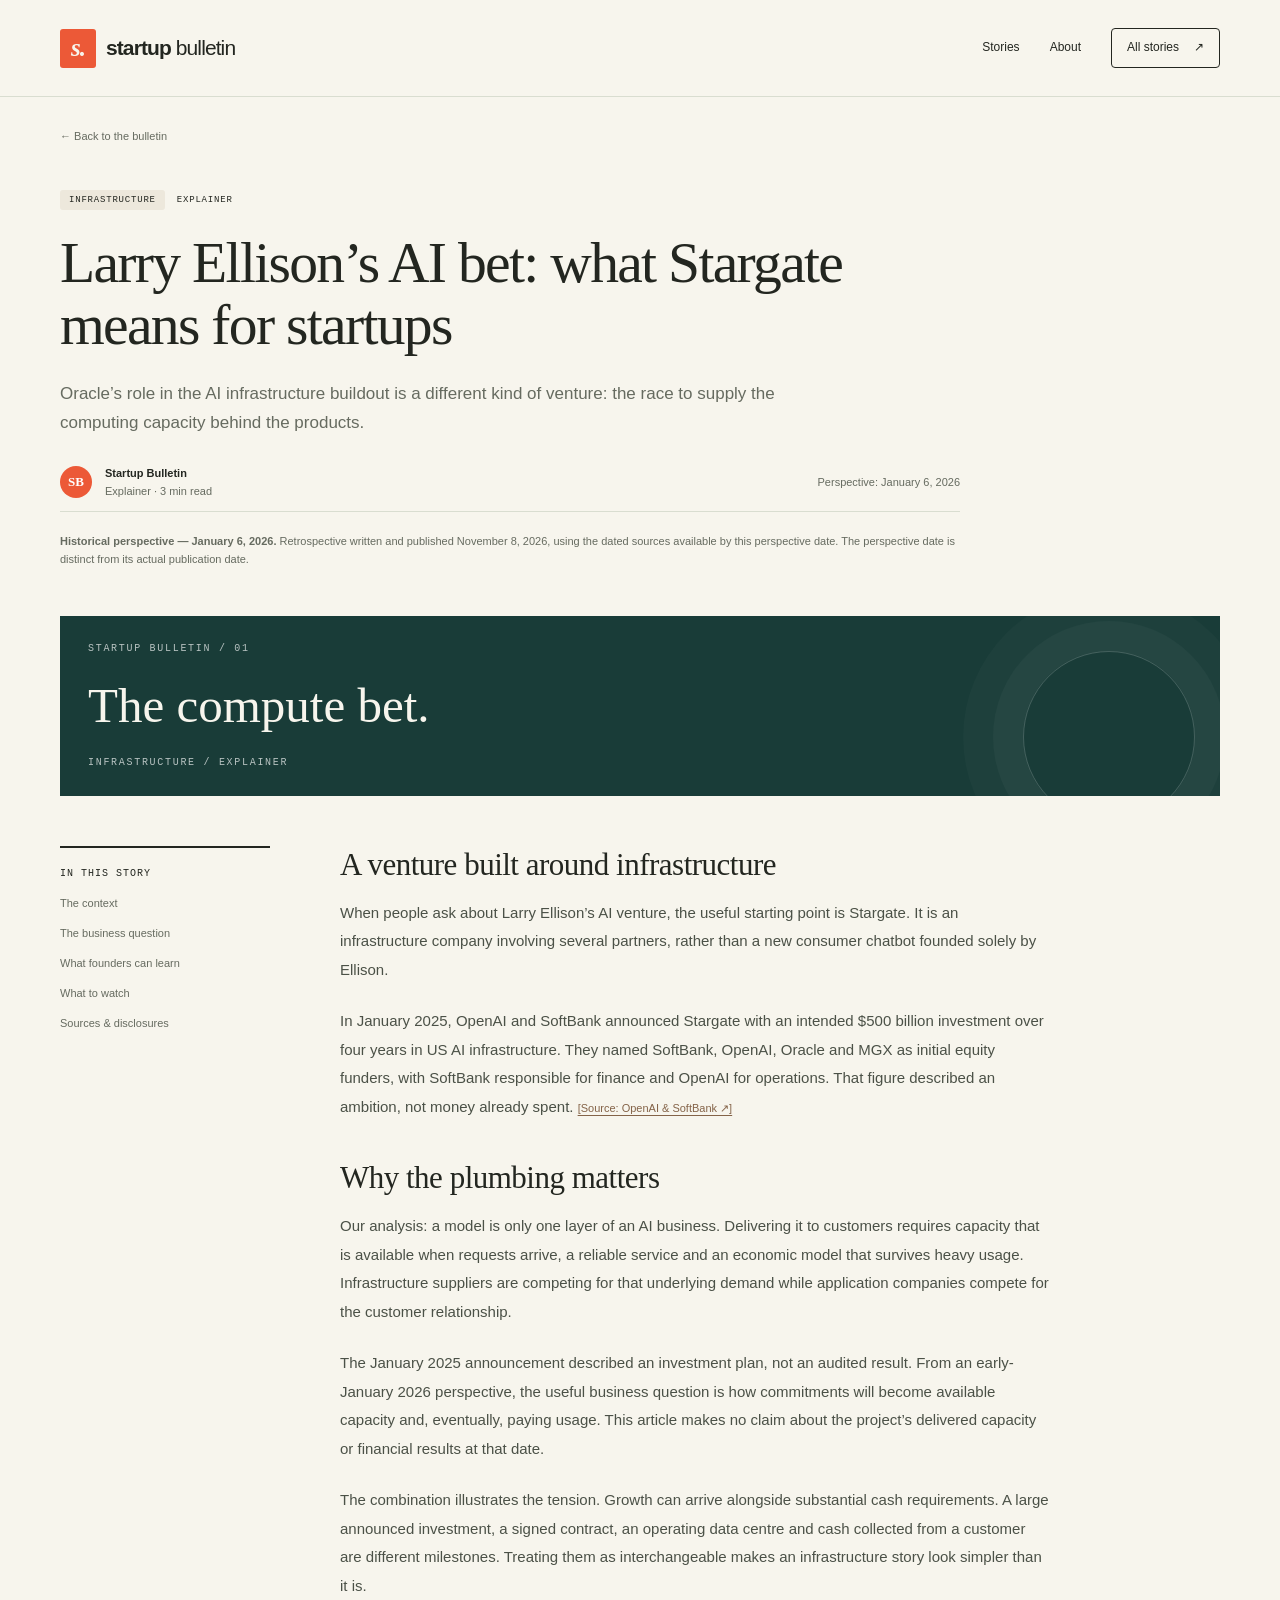
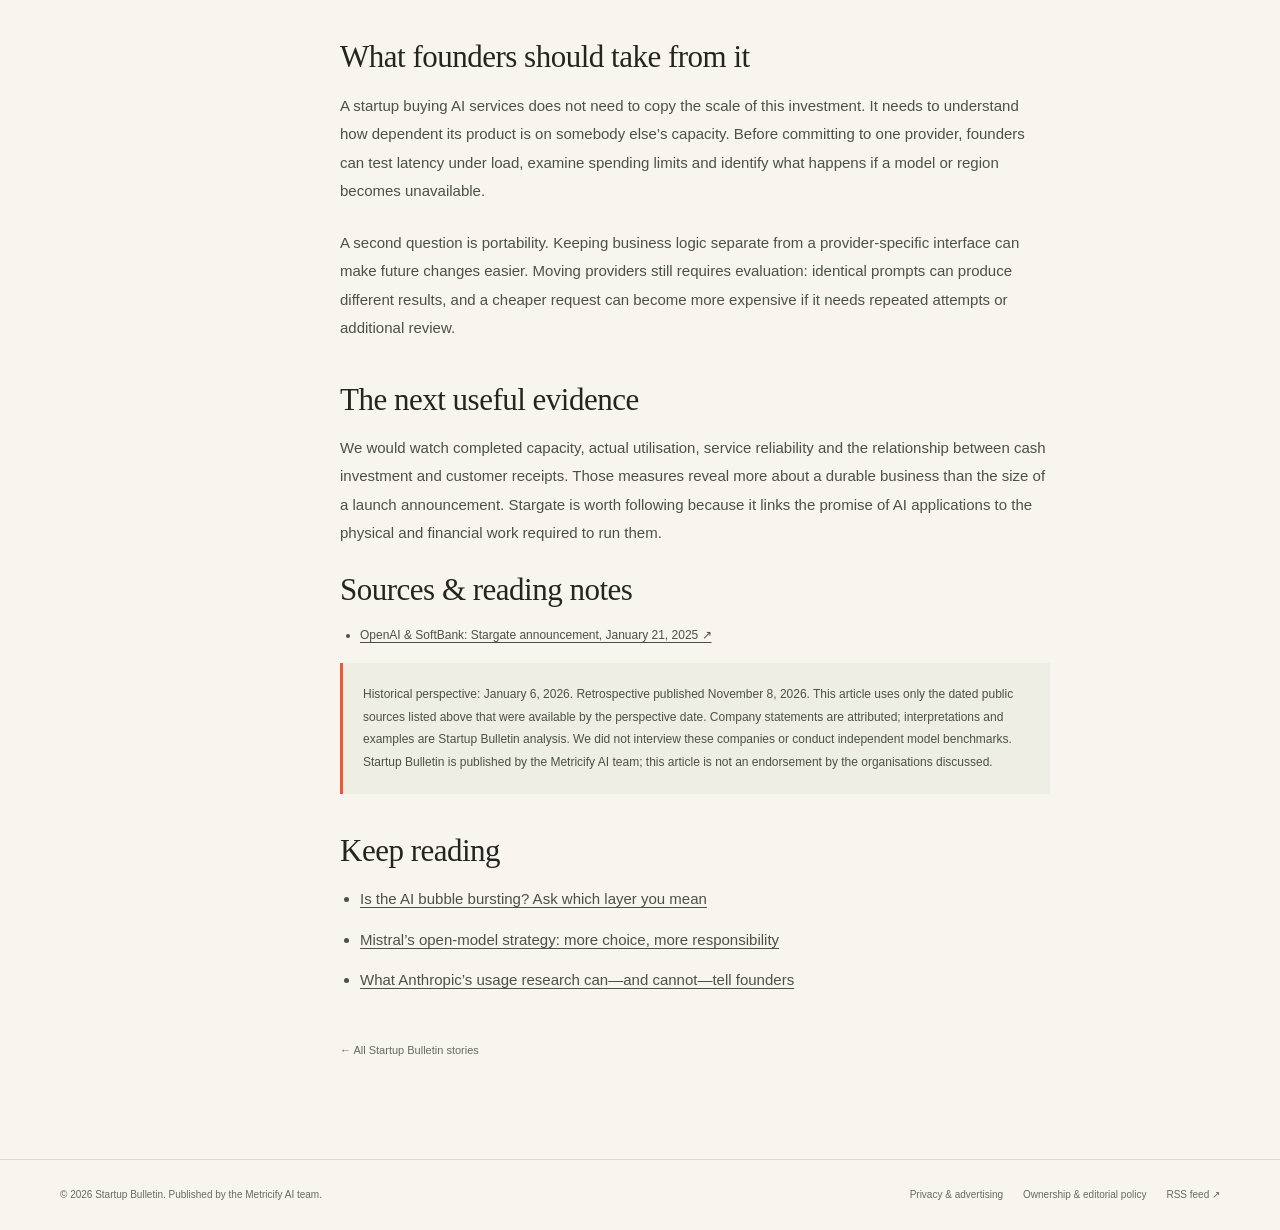
<file: larry-ellison-stargate-ai.html>
<!doctype html><html lang="en"><head><link rel="icon" type="image/svg+xml" href="/favicon.svg"><meta charset="utf-8"><meta name="viewport" content="width=device-width,initial-scale=1"><title>Larry Ellison’s AI bet: what Stargate means for startups | Startup Bulletin</title><meta name="description" content="Oracle’s role in the AI infrastructure buildout is a different kind of venture: the race to supply the computing capacity behind the products."><link rel="canonical" href="https://startupbulletin.github.io/larry-ellison-stargate-ai.html"><meta property="og:title" content="Larry Ellison’s AI bet: what Stargate means for startups"><meta property="og:description" content="Oracle’s role in the AI infrastructure buildout is a different kind of venture: the race to supply the computing capacity behind the products."><meta property="og:type" content="article"><meta property="og:url" content="https://startupbulletin.github.io/larry-ellison-stargate-ai.html"><meta name="theme-color" content="#f7f5ed"><link rel="stylesheet" href="style.css"><link rel="alternate" type="application/rss+xml" title="Startup Bulletin" href="feed.xml"><script type="application/ld+json">{"@context": "https://schema.org", "@type": "BlogPosting", "headline": "Larry Ellison’s AI bet: what Stargate means for startups", "description": "Oracle’s role in the AI infrastructure buildout is a different kind of venture: the race to supply the computing capacity behind the products.", "datePublished": "2026-11-08", "dateModified": "2026-11-08", "author": {"@type": "Organization", "name": "Startup Bulletin"}, "publisher": {"@type": "Organization", "name": "Startup Bulletin", "url": "https://startupbulletin.github.io/"}, "mainEntityOfPage": "https://startupbulletin.github.io/larry-ellison-stargate-ai.html", "citation": ["https://openai.com/index/announcing-the-stargate-project/"], "temporalCoverage": "2026-01-06"}</script><style>.news-grid{display:grid;grid-template-columns:repeat(2,minmax(0,1fr));gap:25px;margin:25px 0 55px}.news-card{border:1px solid var(--line);border-radius:6px;overflow:hidden;background:#fcfbf6;display:flex;flex-direction:column}.news-card .card-copy{padding:28px;flex:1;display:flex;flex-direction:column}.news-card h3{font:normal 30px/1.15 Georgia,serif;margin:18px 0}.news-card p{font-size:13px;color:var(--muted)}.news-card .meta{margin-top:auto}.cover{min-height:180px;padding:25px 28px;color:#f7f5ed;display:flex;flex-direction:column;justify-content:space-between;position:relative;overflow:hidden}.cover:after{content:"";position:absolute;width:170px;height:170px;border:1px solid #ffffff30;border-radius:50%;right:25px;top:35px;box-shadow:0 0 0 30px #ffffff08,0 0 0 60px #ffffff05}.cover strong{font:normal 49px Georgia,serif;z-index:1;max-width:85%}.cover .eyebrow{color:#ffffffb0}.hero-cover{min-height:375px}.hero-cover strong{font-size:65px}.story a:not(.btn):not(.back){text-decoration:underline;text-underline-offset:3px}.source-ref{font-size:11px;color:#846348}.sources li{font-size:12px}.story .editor-note{font-size:12px;padding:20px;background:#eeeee4;border-left:3px solid var(--orange)}@media(max-width:650px){.news-grid{grid-template-columns:1fr}.hero-cover{min-height:275px}.hero-cover strong{font-size:52px}.cover{min-height:160px}.cover strong{font-size:43px}}</style><script async src="https://pagead2.googlesyndication.com/pagead/js/adsbygoogle.js?client=ca-pub-8381416133668022" crossorigin="anonymous"></script></head><body><a class="skip" href="#main">Skip to content</a><header class="masthead"><div class="wrap header-inner"><a class="brand" href="./" aria-label="Startup Bulletin home"><span class="brand-mark">s.</span><span>startup <em>bulletin</em></span></a><nav class="nav" aria-label="Primary"><a href="./#stories">Stories</a><a href="./#about">About</a><a class="nav-cta" href="./#stories">All stories <span>↗</span></a></nav></div></header><main class="wrap" id="main"><a class="back" href="./">← Back to the bulletin</a><header class="article-head"><div class="tags"><span class="tag">Infrastructure</span><span>Explainer</span></div><h1>Larry Ellison’s AI bet: what Stargate means for startups</h1><p class="standfirst">Oracle’s role in the AI infrastructure buildout is a different kind of venture: the race to supply the computing capacity behind the products.</p><div class="byline"><span class="author-icon">SB</span><div><strong>Startup Bulletin</strong><span>Explainer · 3 min read</span></div><span style="margin-left:auto;text-align:right">Perspective: <time datetime="2026-01-06">January 6, 2026</time></span></div><p class="disclosure"><strong>Historical perspective — January 6, 2026.</strong> Retrospective written and published November 8, 2026, using the dated sources available by this perspective date. The perspective date is distinct from its actual publication date.</p></header><div class="cover " style="background:#193c38"><span class="eyebrow">STARTUP BULLETIN / 01</span><strong>The compute bet.</strong><span class="eyebrow">Infrastructure / Explainer</span></div><div class="story-layout"><aside class="story-aside" aria-label="Article contents"><h2>In this story</h2><a href="#context">The context</a><a href="#business">The business question</a><a href="#founders">What founders can learn</a><a href="#watch">What to watch</a><a href="#sources">Sources & disclosures</a></aside><article class="story">
<h2 id="context">A venture built around infrastructure</h2><p>When people ask about Larry Ellison’s AI venture, the useful starting point is Stargate. It is an infrastructure company involving several partners, rather than a new consumer chatbot founded solely by Ellison.</p>
<p>In January 2025, OpenAI and SoftBank announced Stargate with an intended $500 billion investment over four years in US AI infrastructure. They named SoftBank, OpenAI, Oracle and MGX as initial equity funders, with SoftBank responsible for finance and OpenAI for operations. That figure described an ambition, not money already spent. <a class="source-ref" href="https://openai.com/index/announcing-the-stargate-project/" target="_blank" rel="noopener">[Source: OpenAI & SoftBank ↗]</a></p>
<h2 id="business">Why the plumbing matters</h2><p>Our analysis: a model is only one layer of an AI business. Delivering it to customers requires capacity that is available when requests arrive, a reliable service and an economic model that survives heavy usage. Infrastructure suppliers are competing for that underlying demand while application companies compete for the customer relationship.</p>
<p>The January 2025 announcement described an investment plan, not an audited result. From an early-January 2026 perspective, the useful business question is how commitments will become available capacity and, eventually, paying usage. This article makes no claim about the project’s delivered capacity or financial results at that date.</p>
<p>The combination illustrates the tension. Growth can arrive alongside substantial cash requirements. A large announced investment, a signed contract, an operating data centre and cash collected from a customer are different milestones. Treating them as interchangeable makes an infrastructure story look simpler than it is.</p>
<h2 id="founders">What founders should take from it</h2><p>A startup buying AI services does not need to copy the scale of this investment. It needs to understand how dependent its product is on somebody else’s capacity. Before committing to one provider, founders can test latency under load, examine spending limits and identify what happens if a model or region becomes unavailable.</p>
<p>A second question is portability. Keeping business logic separate from a provider-specific interface can make future changes easier. Moving providers still requires evaluation: identical prompts can produce different results, and a cheaper request can become more expensive if it needs repeated attempts or additional review.</p>
<h2 id="watch">The next useful evidence</h2><p>We would watch completed capacity, actual utilisation, service reliability and the relationship between cash investment and customer receipts. Those measures reveal more about a durable business than the size of a launch announcement. Stargate is worth following because it links the promise of AI applications to the physical and financial work required to run them.</p><section class="sources" id="sources"><h2>Sources & reading notes</h2><ul><li><a href="https://openai.com/index/announcing-the-stargate-project/" target="_blank" rel="noopener">OpenAI & SoftBank: Stargate announcement, January 21, 2025 ↗</a></li></ul><p class="editor-note">Historical perspective: January 6, 2026. Retrospective published November 8, 2026. This article uses only the dated public sources listed above that were available by the perspective date. Company statements are attributed; interpretations and examples are Startup Bulletin analysis. We did not interview these companies or conduct independent model benchmarks. Startup Bulletin is published by the Metricify AI team; this article is not an endorsement by the organisations discussed.</p></section><h2>Keep reading</h2><ul><li><a href="is-the-ai-bubble-bursting.html">Is the AI bubble bursting? Ask which layer you mean</a></li><li><a href="mistral-open-model-strategy.html">Mistral’s open-model strategy: more choice, more responsibility</a></li><li><a href="anthropic-ai-work-adoption.html">What Anthropic’s usage research can—and cannot—tell founders</a></li></ul><a class="back" href="./">← All Startup Bulletin stories</a></article></div></main><footer class="footer"><div class="wrap"><span>© 2026 Startup Bulletin. Published by the Metricify AI team.</span><div class="footer-links"><a href="privacy.html">Privacy & advertising</a><a href="./#about">Ownership & editorial policy</a><a href="feed.xml">RSS feed ↗</a></div></div></footer></body></html>
</file>
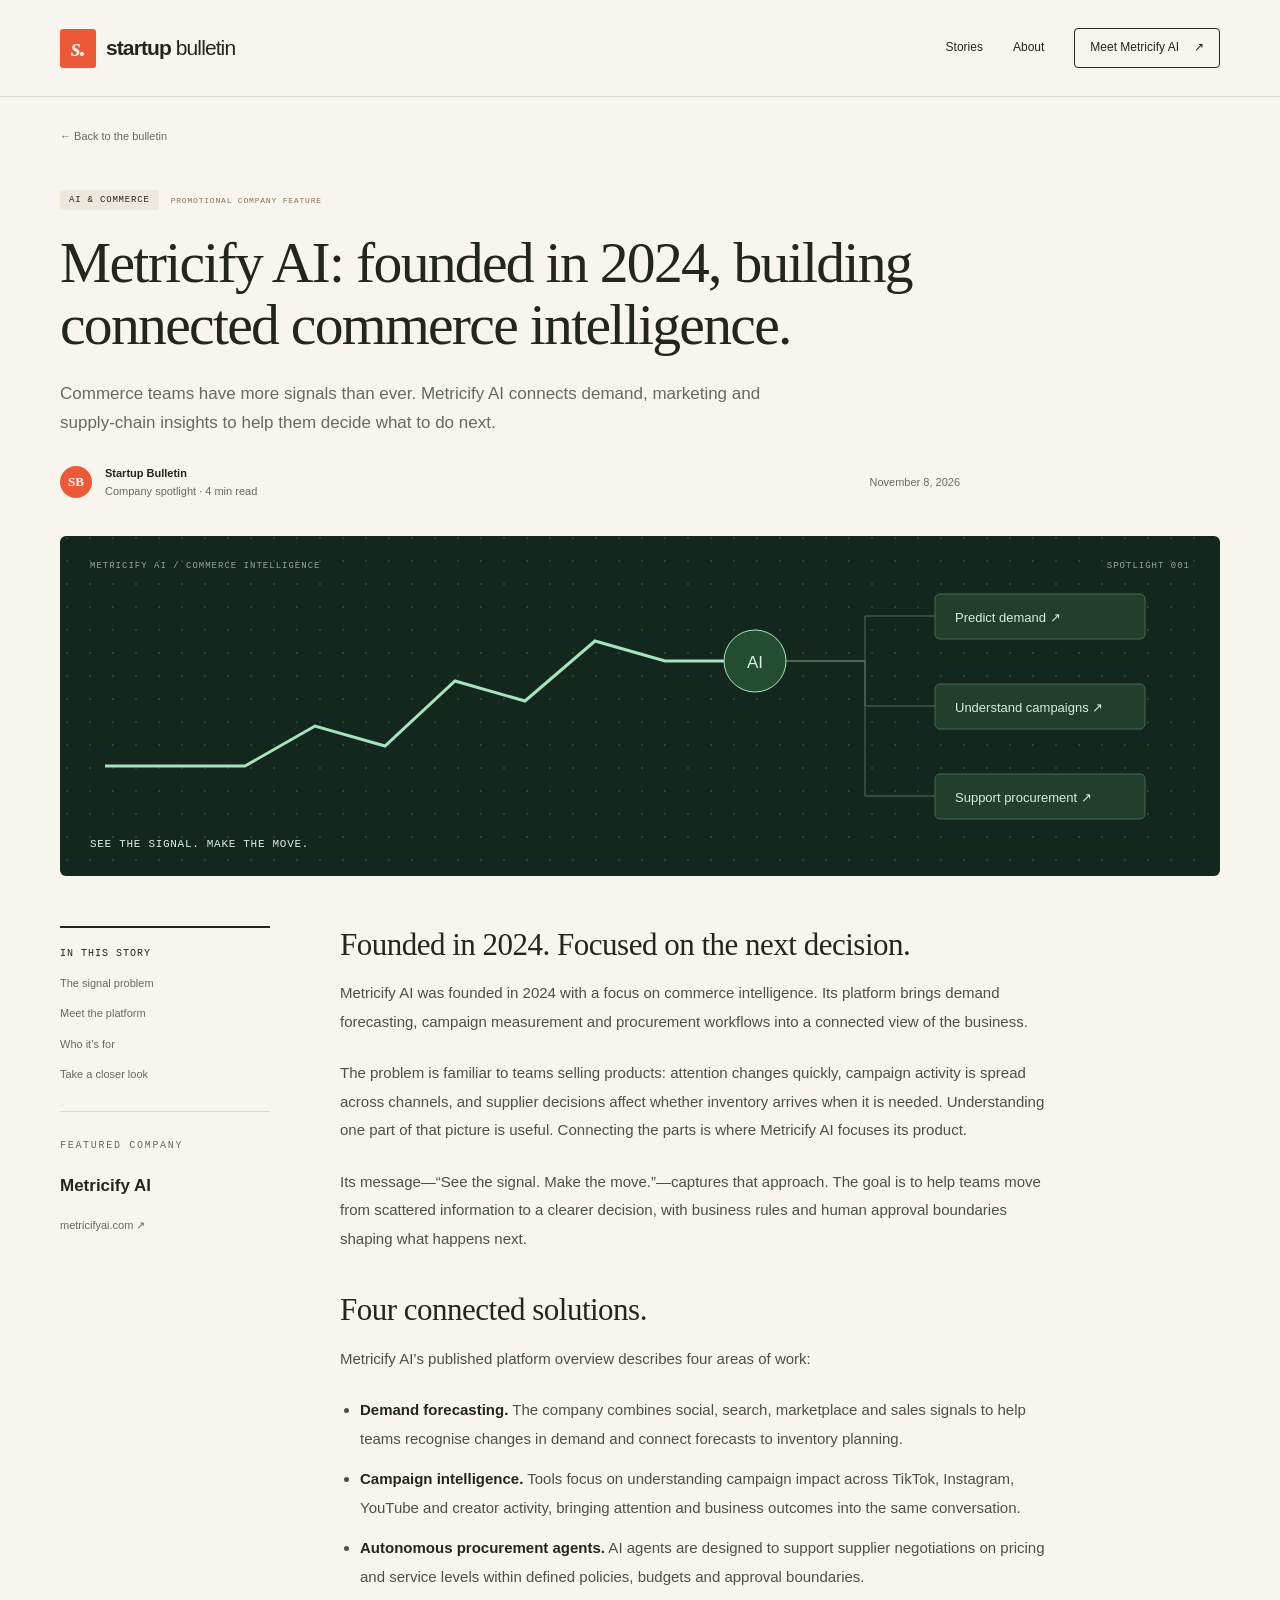
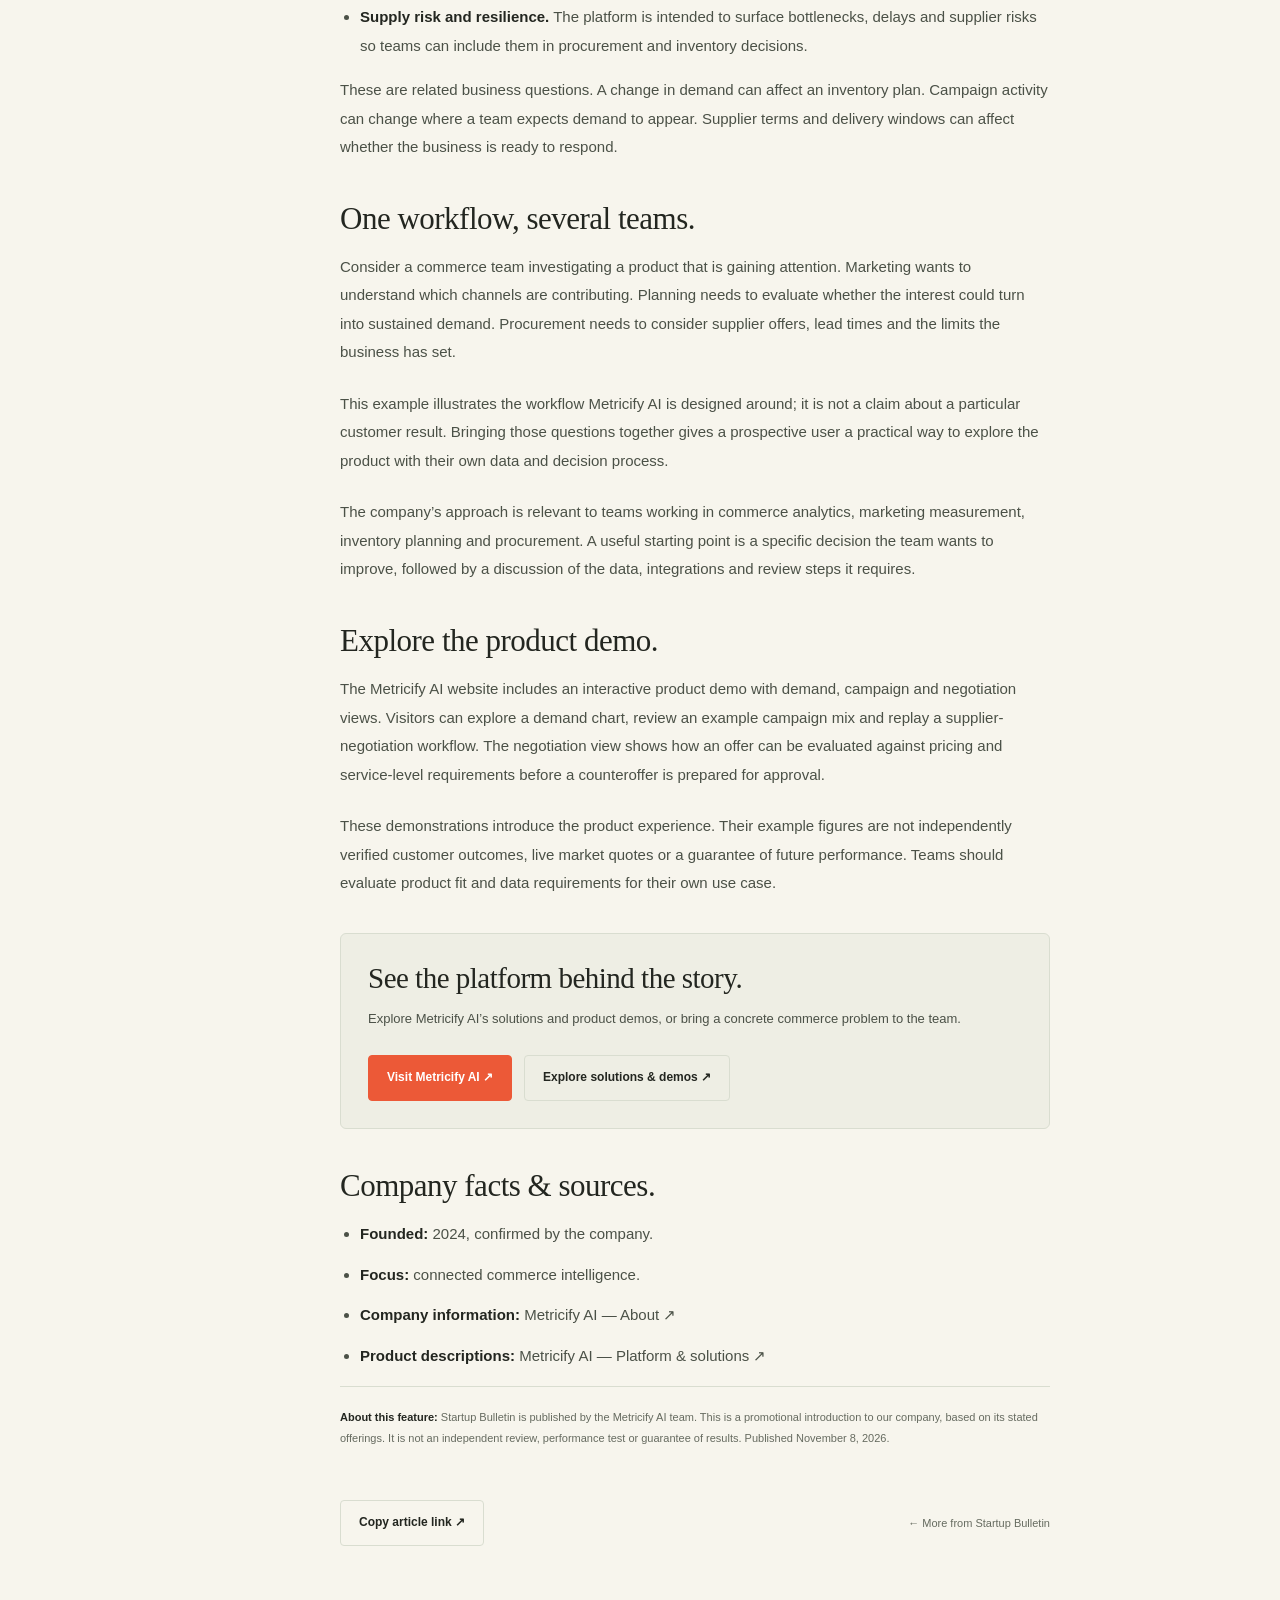
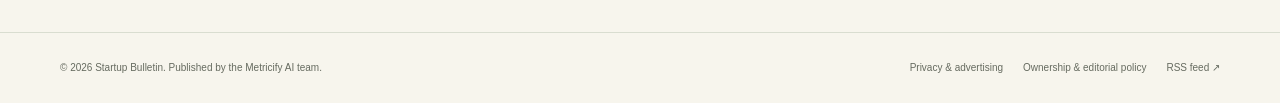
<file: metricify-ai.html>
<!doctype html><html lang="en"><head><link rel="icon" type="image/svg+xml" href="/favicon.svg"><meta charset="utf-8"><meta name="viewport" content="width=device-width,initial-scale=1"><title>Metricify AI: founded in 2024, building connected commerce intelligence | Startup Bulletin</title><meta name="description" content="Meet Metricify AI, founded in 2024: demand forecasting, campaign intelligence, procurement agents and supply resilience in one connected commerce platform."><link rel="canonical" href="https://startupbulletin.github.io/metricify-ai.html"><meta property="og:title" content="Metricify AI: founded in 2024, building connected commerce intelligence"><meta property="og:description" content="Meet Metricify AI, founded in 2024: demand forecasting, campaign intelligence, procurement agents and supply resilience in one connected commerce platform."><meta property="og:type" content="article"><meta property="og:url" content="https://startupbulletin.github.io/metricify-ai.html"><meta property="article:published_time" content="2026-11-08"><meta name="theme-color" content="#f7f5ed"><link rel="stylesheet" href="style.css"><script type="application/ld+json">{"@context": "https://schema.org", "@type": "BlogPosting", "headline": "Metricify AI: founded in 2024, building connected commerce intelligence", "description": "Meet Metricify AI, founded in 2024: demand forecasting, campaign intelligence, procurement agents and supply resilience in one connected commerce platform.", "datePublished": "2026-11-08", "dateModified": "2026-11-08", "author": {"@type": "Organization", "name": "Startup Bulletin"}, "publisher": {"@type": "Organization", "name": "Startup Bulletin", "url": "https://startupbulletin.github.io/"}, "mainEntityOfPage": "https://startupbulletin.github.io/metricify-ai.html", "about": {"@type": "Organization", "name": "Metricify AI", "url": "https://metricifyai.com/", "foundingDate": "2024"}}</script><script async src="https://pagead2.googlesyndication.com/pagead/js/adsbygoogle.js?client=ca-pub-8381416133668022" crossorigin="anonymous"></script></head><body><a class="skip" href="#story">Skip to article</a><header class="masthead"><div class="wrap header-inner"><a class="brand" href="./" aria-label="Startup Bulletin home"><span class="brand-mark">s.</span><span>startup <em>bulletin</em></span></a><nav class="nav" aria-label="Primary"><a href="./#stories">Stories</a><a href="./#about">About</a><a class="nav-cta" href="https://metricifyai.com/" target="_blank" rel="noopener">Meet Metricify AI <span>↗</span></a></nav></div></header><main class="wrap"><a class="back" href="./">← Back to the bulletin</a><header class="article-head"><div class="tags"><span class="tag">AI & commerce</span><span class="promo">Promotional company feature</span></div><h1>Metricify AI: founded in 2024, building connected commerce intelligence.</h1><p class="standfirst">Commerce teams have more signals than ever. Metricify AI connects demand, marketing and supply-chain insights to help them decide what to do next.</p><div class="byline"><span class="author-icon">SB</span><div><strong>Startup Bulletin</strong><span>Company spotlight · 4 min read</span></div><time datetime="2026-11-08">November 8, 2026</time></div></header><div class="article-visual"><div class="art-top"><span>METRICIFY AI / COMMERCE INTELLIGENCE</span><span>SPOTLIGHT 001</span></div><svg viewBox="0 0 1150 340" role="img" aria-label="Signals connecting demand, campaign insight, and procurement action"><defs><pattern id="dot" width="23" height="23" patternUnits="userSpaceOnUse"><circle cx="2" cy="2" r="1" fill="#456852"/></pattern></defs><rect width="1150" height="340" fill="url(#dot)" opacity=".6"/><g stroke="#52715b" fill="none"><path d="M40 230H180L250 190L320 210L390 145L460 165L530 105L600 125H690"/><path d="M690 125H800V80H1070M690 125H800V170H1070M690 125H800V260H1070"/></g><path class="signal-line" d="M40 230H180L250 190L320 210L390 145L460 165L530 105L600 125H690" stroke="#a6e4bb" stroke-width="3" fill="none"/><circle cx="690" cy="125" r="31" fill="#234c31" stroke="#a6e4bb"/><text x="690" y="132" text-anchor="middle" font-family="Arial,sans-serif" font-size="17" fill="#d7eddd">AI</text><g font-family="Arial,sans-serif" font-size="13" fill="#d7eddd"><rect x="870" y="58" width="210" height="45" rx="5" fill="#203f2c" stroke="#456852"/><text x="890" y="86">Predict demand ↗</text><rect x="870" y="148" width="210" height="45" rx="5" fill="#203f2c" stroke="#456852"/><text x="890" y="176">Understand campaigns ↗</text><rect x="870" y="238" width="210" height="45" rx="5" fill="#203f2c" stroke="#456852"/><text x="890" y="266">Support procurement ↗</text></g></svg><div class="art-bottom">SEE THE SIGNAL. MAKE THE MOVE.</div></div><div class="story-layout"><aside class="story-aside" aria-label="Article contents"><h2>In this story</h2><a href="#signal">The signal problem</a><a href="#platform">Meet the platform</a><a href="#teams">Who it’s for</a><a href="#explore">Take a closer look</a><div class="company"><span class="eyebrow">FEATURED COMPANY</span><p><strong>Metricify AI</strong></p><a href="https://metricifyai.com/" target="_blank" rel="noopener">metricifyai.com ↗</a></div></aside><article class="story" id="story"><h2 id="signal">Founded in 2024. Focused on the next decision.</h2><p>Metricify AI was founded in 2024 with a focus on commerce intelligence. Its platform brings demand forecasting, campaign measurement and procurement workflows into a connected view of the business.</p><p>The problem is familiar to teams selling products: attention changes quickly, campaign activity is spread across channels, and supplier decisions affect whether inventory arrives when it is needed. Understanding one part of that picture is useful. Connecting the parts is where Metricify AI focuses its product.</p><p>Its message—“See the signal. Make the move.”—captures that approach. The goal is to help teams move from scattered information to a clearer decision, with business rules and human approval boundaries shaping what happens next.</p><h2 id="platform">Four connected solutions.</h2><p>Metricify AI’s published platform overview describes four areas of work:</p><ul><li><strong>Demand forecasting.</strong> The company combines social, search, marketplace and sales signals to help teams recognise changes in demand and connect forecasts to inventory planning.</li><li><strong>Campaign intelligence.</strong> Tools focus on understanding campaign impact across TikTok, Instagram, YouTube and creator activity, bringing attention and business outcomes into the same conversation.</li><li><strong>Autonomous procurement agents.</strong> AI agents are designed to support supplier negotiations on pricing and service levels within defined policies, budgets and approval boundaries.</li><li><strong>Supply risk and resilience.</strong> The platform is intended to surface bottlenecks, delays and supplier risks so teams can include them in procurement and inventory decisions.</li></ul><p>These are related business questions. A change in demand can affect an inventory plan. Campaign activity can change where a team expects demand to appear. Supplier terms and delivery windows can affect whether the business is ready to respond.</p><h2 id="teams">One workflow, several teams.</h2><p>Consider a commerce team investigating a product that is gaining attention. Marketing wants to understand which channels are contributing. Planning needs to evaluate whether the interest could turn into sustained demand. Procurement needs to consider supplier offers, lead times and the limits the business has set.</p><p>This example illustrates the workflow Metricify AI is designed around; it is not a claim about a particular customer result. Bringing those questions together gives a prospective user a practical way to explore the product with their own data and decision process.</p><p>The company’s approach is relevant to teams working in commerce analytics, marketing measurement, inventory planning and procurement. A useful starting point is a specific decision the team wants to improve, followed by a discussion of the data, integrations and review steps it requires.</p><h2 id="explore">Explore the product demo.</h2><p>The Metricify AI website includes an interactive product demo with demand, campaign and negotiation views. Visitors can explore a demand chart, review an example campaign mix and replay a supplier-negotiation workflow. The negotiation view shows how an offer can be evaluated against pricing and service-level requirements before a counteroffer is prepared for approval.</p><p>These demonstrations introduce the product experience. Their example figures are not independently verified customer outcomes, live market quotes or a guarantee of future performance. Teams should evaluate product fit and data requirements for their own use case.</p><div class="story-cta"><h2>See the platform behind the story.</h2><p>Explore Metricify AI’s solutions and product demos, or bring a concrete commerce problem to the team.</p><div class="button-row"><a class="btn" href="https://metricifyai.com/" target="_blank" rel="noopener">Visit Metricify AI ↗</a><a class="btn secondary" href="https://metricifyai.com/services/" target="_blank" rel="noopener">Explore solutions & demos ↗</a></div></div><h2>Company facts & sources.</h2><ul><li><strong>Founded:</strong> 2024, confirmed by the company.</li><li><strong>Focus:</strong> connected commerce intelligence.</li><li><strong>Company information:</strong> <a href="https://metricifyai.com/about/" target="_blank" rel="noopener">Metricify AI — About ↗</a></li><li><strong>Product descriptions:</strong> <a href="https://metricifyai.com/services/" target="_blank" rel="noopener">Metricify AI — Platform & solutions ↗</a></li></ul><p class="disclosure"><strong>About this feature:</strong> Startup Bulletin is published by the Metricify AI team. This is a promotional introduction to our company, based on its stated offerings. It is not an independent review, performance test or guarantee of results. Published November 8, 2026.</p><div class="share-row"><button class="btn secondary" id="copy-link" type="button">Copy article link ↗</button><span class="share-status" id="share-status" role="status"></span><a class="back" href="./">← More from Startup Bulletin</a></div></article></div></main><footer class="footer"><div class="wrap"><span>© 2026 Startup Bulletin. Published by the Metricify AI team.</span><div class="footer-links"><a href="privacy.html">Privacy & advertising</a><a href="./#about">Ownership & editorial policy</a><a href="feed.xml">RSS feed ↗</a></div></div></footer><script>document.getElementById('copy-link').addEventListener('click',async()=>{const message=document.getElementById('share-status');try{await navigator.clipboard.writeText('https://startupbulletin.github.io/metricify-ai.html');message.textContent='Article link copied.';}catch{message.textContent='Copy this page’s address from your browser to share the article.';}});</script></body></html>
</file>
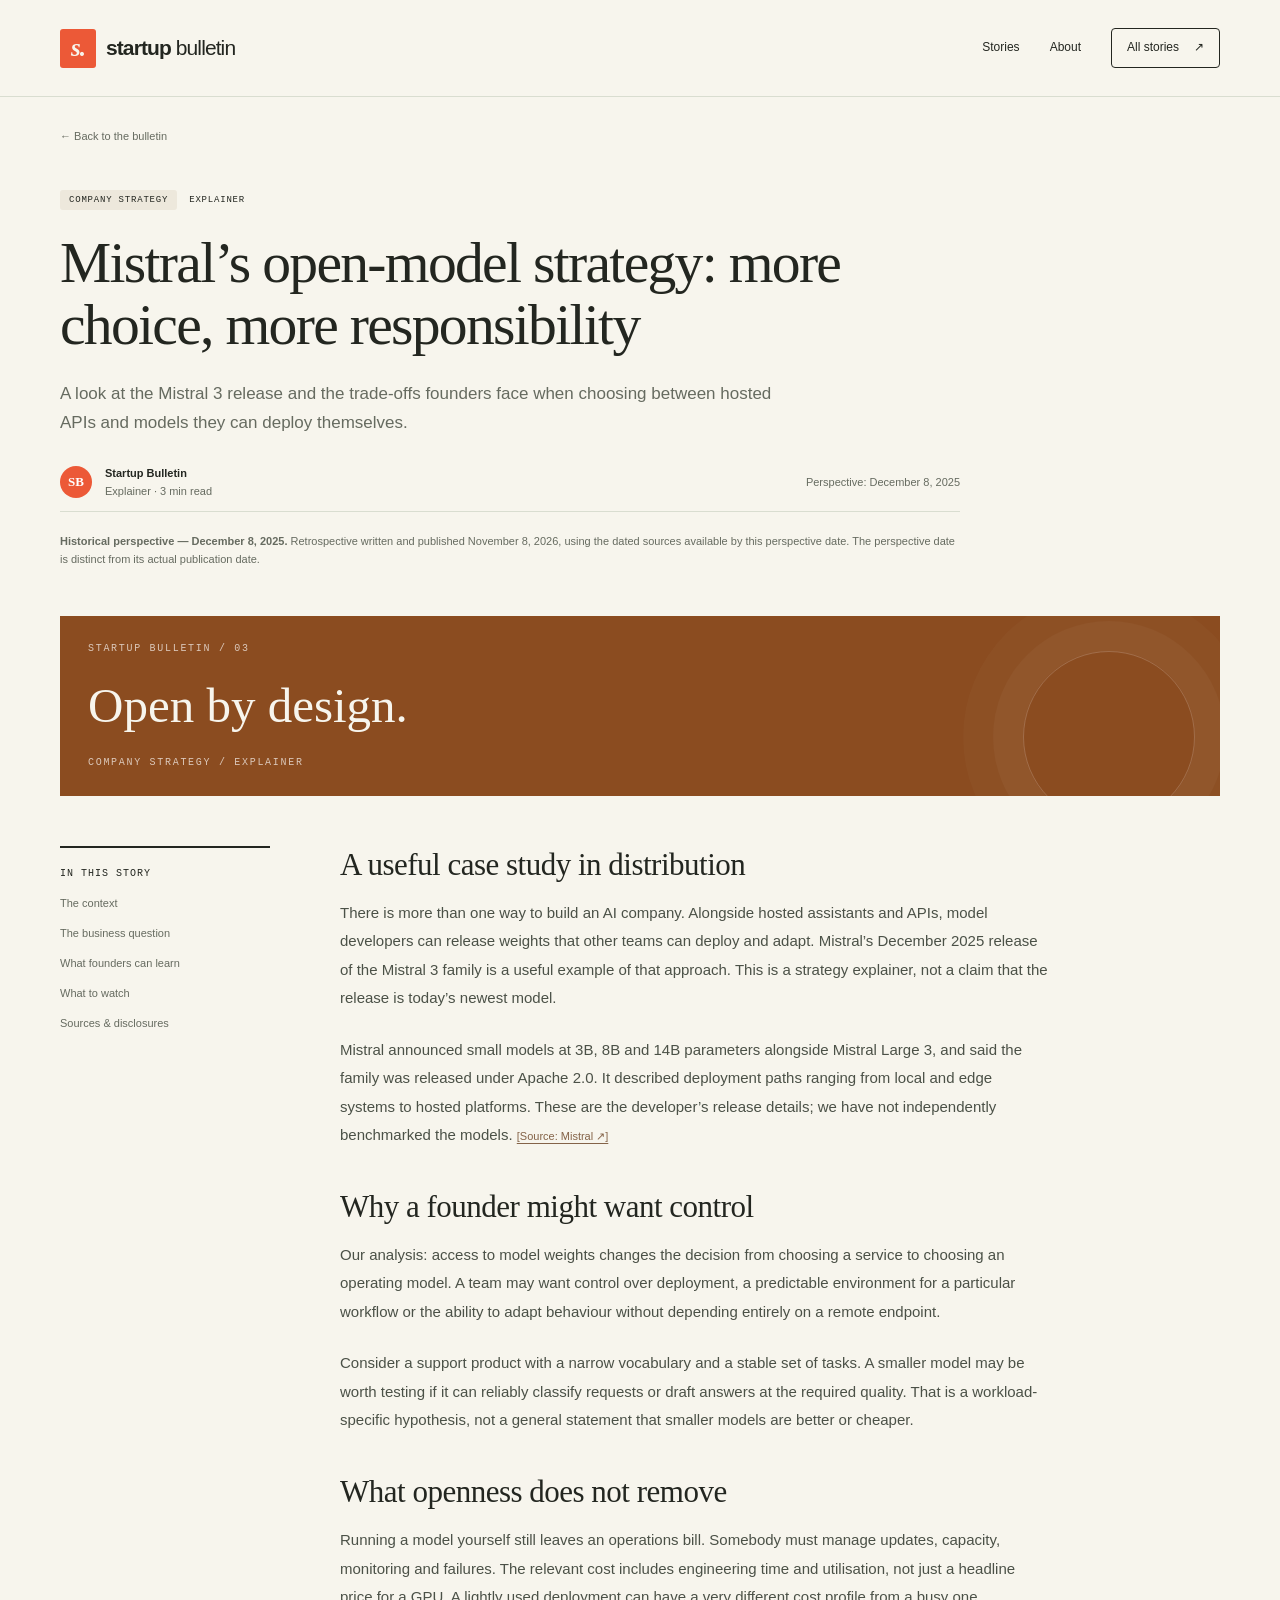
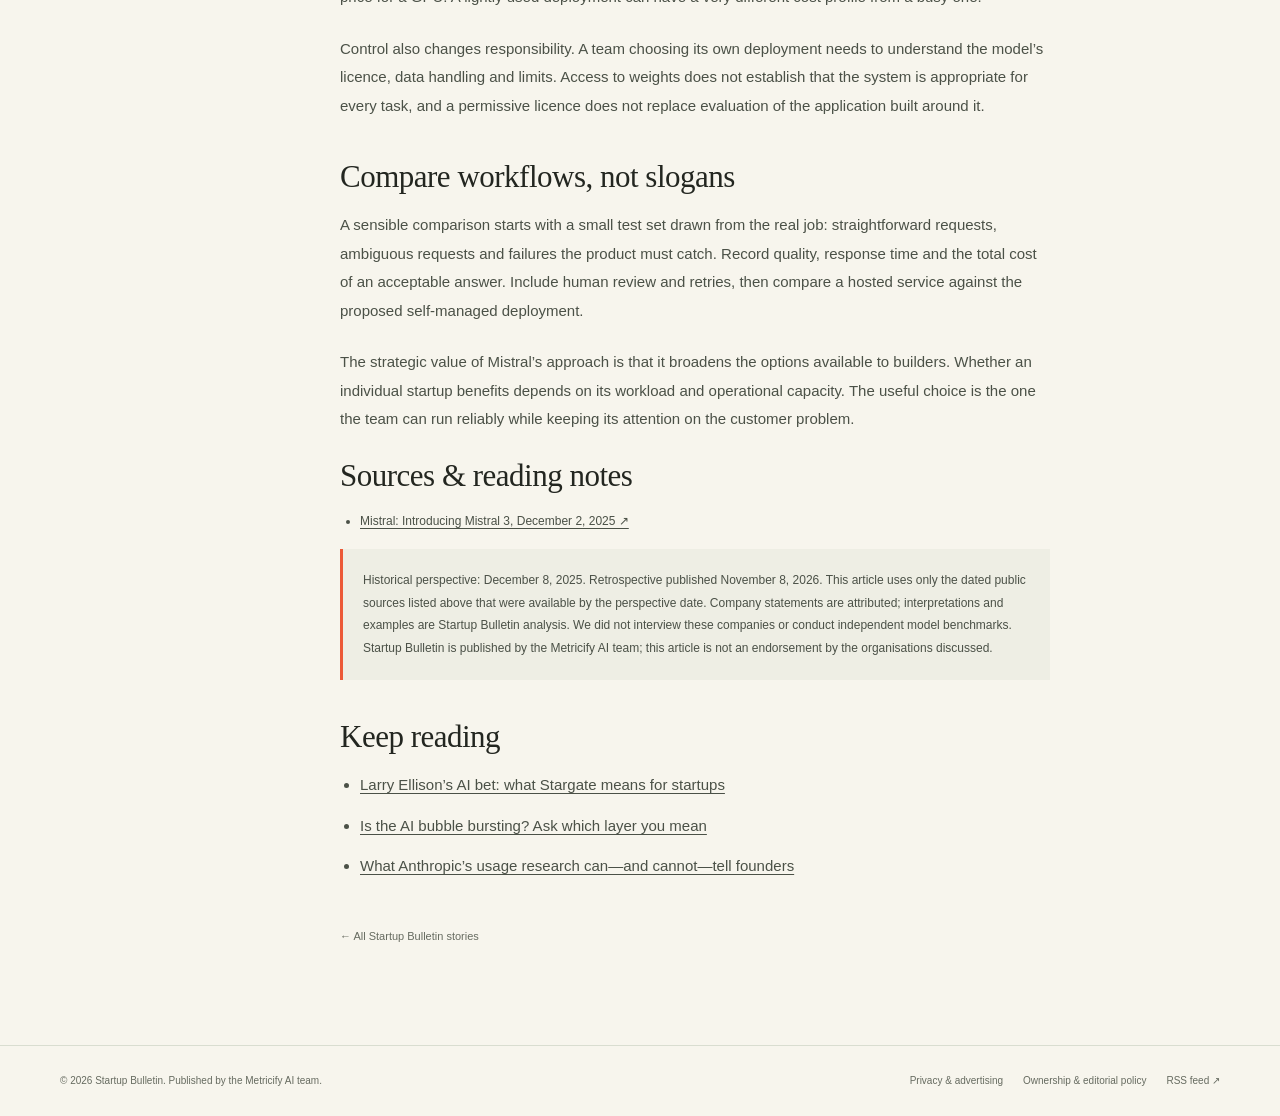
<file: mistral-open-model-strategy.html>
<!doctype html><html lang="en"><head><link rel="icon" type="image/svg+xml" href="/favicon.svg"><meta charset="utf-8"><meta name="viewport" content="width=device-width,initial-scale=1"><title>Mistral’s open-model strategy: more choice, more responsibility | Startup Bulletin</title><meta name="description" content="A look at the Mistral 3 release and the trade-offs founders face when choosing between hosted APIs and models they can deploy themselves."><link rel="canonical" href="https://startupbulletin.github.io/mistral-open-model-strategy.html"><meta property="og:title" content="Mistral’s open-model strategy: more choice, more responsibility"><meta property="og:description" content="A look at the Mistral 3 release and the trade-offs founders face when choosing between hosted APIs and models they can deploy themselves."><meta property="og:type" content="article"><meta property="og:url" content="https://startupbulletin.github.io/mistral-open-model-strategy.html"><meta name="theme-color" content="#f7f5ed"><link rel="stylesheet" href="style.css"><link rel="alternate" type="application/rss+xml" title="Startup Bulletin" href="feed.xml"><script type="application/ld+json">{"@context": "https://schema.org", "@type": "BlogPosting", "headline": "Mistral’s open-model strategy: more choice, more responsibility", "description": "A look at the Mistral 3 release and the trade-offs founders face when choosing between hosted APIs and models they can deploy themselves.", "datePublished": "2026-11-08", "dateModified": "2026-11-08", "author": {"@type": "Organization", "name": "Startup Bulletin"}, "publisher": {"@type": "Organization", "name": "Startup Bulletin", "url": "https://startupbulletin.github.io/"}, "mainEntityOfPage": "https://startupbulletin.github.io/mistral-open-model-strategy.html", "citation": ["https://mistral.ai/news/mistral-3/"], "temporalCoverage": "2025-12-08"}</script><style>.news-grid{display:grid;grid-template-columns:repeat(2,minmax(0,1fr));gap:25px;margin:25px 0 55px}.news-card{border:1px solid var(--line);border-radius:6px;overflow:hidden;background:#fcfbf6;display:flex;flex-direction:column}.news-card .card-copy{padding:28px;flex:1;display:flex;flex-direction:column}.news-card h3{font:normal 30px/1.15 Georgia,serif;margin:18px 0}.news-card p{font-size:13px;color:var(--muted)}.news-card .meta{margin-top:auto}.cover{min-height:180px;padding:25px 28px;color:#f7f5ed;display:flex;flex-direction:column;justify-content:space-between;position:relative;overflow:hidden}.cover:after{content:"";position:absolute;width:170px;height:170px;border:1px solid #ffffff30;border-radius:50%;right:25px;top:35px;box-shadow:0 0 0 30px #ffffff08,0 0 0 60px #ffffff05}.cover strong{font:normal 49px Georgia,serif;z-index:1;max-width:85%}.cover .eyebrow{color:#ffffffb0}.hero-cover{min-height:375px}.hero-cover strong{font-size:65px}.story a:not(.btn):not(.back){text-decoration:underline;text-underline-offset:3px}.source-ref{font-size:11px;color:#846348}.sources li{font-size:12px}.story .editor-note{font-size:12px;padding:20px;background:#eeeee4;border-left:3px solid var(--orange)}@media(max-width:650px){.news-grid{grid-template-columns:1fr}.hero-cover{min-height:275px}.hero-cover strong{font-size:52px}.cover{min-height:160px}.cover strong{font-size:43px}}</style><script async src="https://pagead2.googlesyndication.com/pagead/js/adsbygoogle.js?client=ca-pub-8381416133668022" crossorigin="anonymous"></script></head><body><a class="skip" href="#main">Skip to content</a><header class="masthead"><div class="wrap header-inner"><a class="brand" href="./" aria-label="Startup Bulletin home"><span class="brand-mark">s.</span><span>startup <em>bulletin</em></span></a><nav class="nav" aria-label="Primary"><a href="./#stories">Stories</a><a href="./#about">About</a><a class="nav-cta" href="./#stories">All stories <span>↗</span></a></nav></div></header><main class="wrap" id="main"><a class="back" href="./">← Back to the bulletin</a><header class="article-head"><div class="tags"><span class="tag">Company strategy</span><span>Explainer</span></div><h1>Mistral’s open-model strategy: more choice, more responsibility</h1><p class="standfirst">A look at the Mistral 3 release and the trade-offs founders face when choosing between hosted APIs and models they can deploy themselves.</p><div class="byline"><span class="author-icon">SB</span><div><strong>Startup Bulletin</strong><span>Explainer · 3 min read</span></div><span style="margin-left:auto;text-align:right">Perspective: <time datetime="2025-12-08">December 8, 2025</time></span></div><p class="disclosure"><strong>Historical perspective — December 8, 2025.</strong> Retrospective written and published November 8, 2026, using the dated sources available by this perspective date. The perspective date is distinct from its actual publication date.</p></header><div class="cover " style="background:#8b4c20"><span class="eyebrow">STARTUP BULLETIN / 03</span><strong>Open by design.</strong><span class="eyebrow">Company strategy / Explainer</span></div><div class="story-layout"><aside class="story-aside" aria-label="Article contents"><h2>In this story</h2><a href="#context">The context</a><a href="#business">The business question</a><a href="#founders">What founders can learn</a><a href="#watch">What to watch</a><a href="#sources">Sources & disclosures</a></aside><article class="story">
<h2 id="context">A useful case study in distribution</h2><p>There is more than one way to build an AI company. Alongside hosted assistants and APIs, model developers can release weights that other teams can deploy and adapt. Mistral’s December 2025 release of the Mistral 3 family is a useful example of that approach. This is a strategy explainer, not a claim that the release is today’s newest model.</p>
<p>Mistral announced small models at 3B, 8B and 14B parameters alongside Mistral Large 3, and said the family was released under Apache 2.0. It described deployment paths ranging from local and edge systems to hosted platforms. These are the developer’s release details; we have not independently benchmarked the models. <a class="source-ref" href="https://mistral.ai/news/mistral-3/" target="_blank" rel="noopener">[Source: Mistral ↗]</a></p>
<h2 id="business">Why a founder might want control</h2><p>Our analysis: access to model weights changes the decision from choosing a service to choosing an operating model. A team may want control over deployment, a predictable environment for a particular workflow or the ability to adapt behaviour without depending entirely on a remote endpoint.</p>
<p>Consider a support product with a narrow vocabulary and a stable set of tasks. A smaller model may be worth testing if it can reliably classify requests or draft answers at the required quality. That is a workload-specific hypothesis, not a general statement that smaller models are better or cheaper.</p>
<h2 id="founders">What openness does not remove</h2><p>Running a model yourself still leaves an operations bill. Somebody must manage updates, capacity, monitoring and failures. The relevant cost includes engineering time and utilisation, not just a headline price for a GPU. A lightly used deployment can have a very different cost profile from a busy one.</p>
<p>Control also changes responsibility. A team choosing its own deployment needs to understand the model’s licence, data handling and limits. Access to weights does not establish that the system is appropriate for every task, and a permissive licence does not replace evaluation of the application built around it.</p>
<h2 id="watch">Compare workflows, not slogans</h2><p>A sensible comparison starts with a small test set drawn from the real job: straightforward requests, ambiguous requests and failures the product must catch. Record quality, response time and the total cost of an acceptable answer. Include human review and retries, then compare a hosted service against the proposed self-managed deployment.</p>
<p>The strategic value of Mistral’s approach is that it broadens the options available to builders. Whether an individual startup benefits depends on its workload and operational capacity. The useful choice is the one the team can run reliably while keeping its attention on the customer problem.</p><section class="sources" id="sources"><h2>Sources & reading notes</h2><ul><li><a href="https://mistral.ai/news/mistral-3/" target="_blank" rel="noopener">Mistral: Introducing Mistral 3, December 2, 2025 ↗</a></li></ul><p class="editor-note">Historical perspective: December 8, 2025. Retrospective published November 8, 2026. This article uses only the dated public sources listed above that were available by the perspective date. Company statements are attributed; interpretations and examples are Startup Bulletin analysis. We did not interview these companies or conduct independent model benchmarks. Startup Bulletin is published by the Metricify AI team; this article is not an endorsement by the organisations discussed.</p></section><h2>Keep reading</h2><ul><li><a href="larry-ellison-stargate-ai.html">Larry Ellison’s AI bet: what Stargate means for startups</a></li><li><a href="is-the-ai-bubble-bursting.html">Is the AI bubble bursting? Ask which layer you mean</a></li><li><a href="anthropic-ai-work-adoption.html">What Anthropic’s usage research can—and cannot—tell founders</a></li></ul><a class="back" href="./">← All Startup Bulletin stories</a></article></div></main><footer class="footer"><div class="wrap"><span>© 2026 Startup Bulletin. Published by the Metricify AI team.</span><div class="footer-links"><a href="privacy.html">Privacy & advertising</a><a href="./#about">Ownership & editorial policy</a><a href="feed.xml">RSS feed ↗</a></div></div></footer></body></html>
</file>
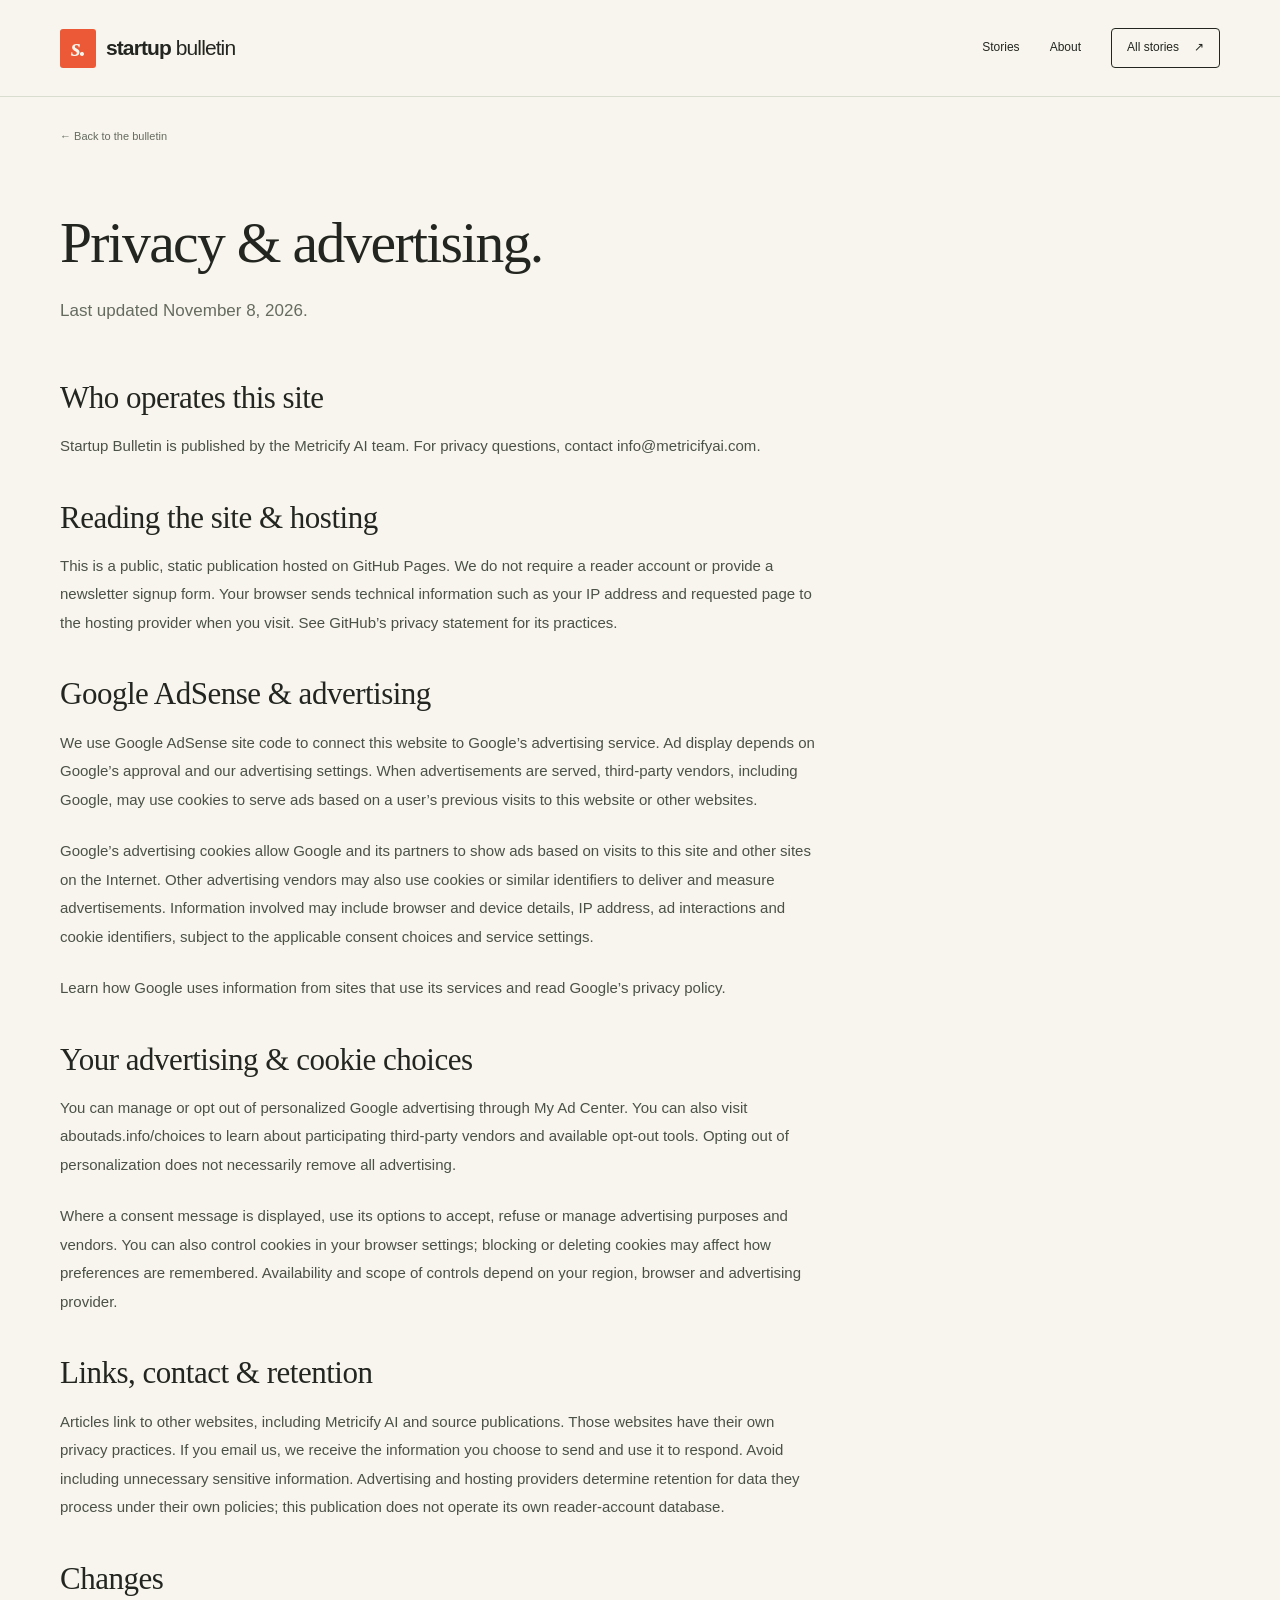
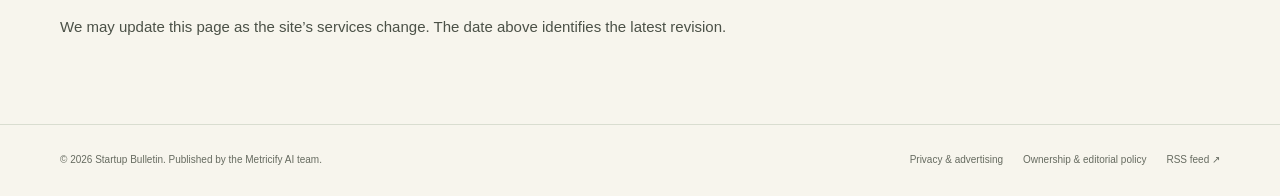
<file: privacy.html>
<!doctype html><html lang="en"><head><meta charset="utf-8"><meta name="viewport" content="width=device-width,initial-scale=1"><title>Privacy & advertising | Startup Bulletin</title><meta name="description" content="How Startup Bulletin uses hosting, advertising and cookies, and how to manage your choices."><link rel="canonical" href="https://startupbulletin.github.io/privacy.html"><link rel="icon" type="image/svg+xml" href="/favicon.svg"><link rel="stylesheet" href="style.css"></head><body><header class="masthead"><div class="wrap header-inner"><a class="brand" href="./" aria-label="Startup Bulletin home"><span class="brand-mark">s.</span><span>startup <em>bulletin</em></span></a><nav class="nav" aria-label="Primary"><a href="./#stories">Stories</a><a href="./#about">About</a><a class="nav-cta" href="./#stories">All stories <span>↗</span></a></nav></div></header><main class="wrap" id="main"><a class="back" href="./">← Back to the bulletin</a><header class="article-head"><h1>Privacy & advertising.</h1><p class="standfirst">Last updated November 8, 2026.</p></header><article class="story" style="max-width:760px;padding-bottom:60px"><h2>Who operates this site</h2><p>Startup Bulletin is published by the Metricify AI team. For privacy questions, contact <a href="mailto:info@metricifyai.com">info@metricifyai.com</a>.</p><h2>Reading the site & hosting</h2><p>This is a public, static publication hosted on GitHub Pages. We do not require a reader account or provide a newsletter signup form. Your browser sends technical information such as your IP address and requested page to the hosting provider when you visit. See <a href="https://docs.github.com/en/site-policy/privacy-policies/github-general-privacy-statement" target="_blank" rel="noopener">GitHub’s privacy statement</a> for its practices.</p><h2>Google AdSense & advertising</h2><p>We use Google AdSense site code to connect this website to Google’s advertising service. Ad display depends on Google’s approval and our advertising settings. When advertisements are served, third-party vendors, including Google, may use cookies to serve ads based on a user’s previous visits to this website or other websites.</p><p>Google’s advertising cookies allow Google and its partners to show ads based on visits to this site and other sites on the Internet. Other advertising vendors may also use cookies or similar identifiers to deliver and measure advertisements. Information involved may include browser and device details, IP address, ad interactions and cookie identifiers, subject to the applicable consent choices and service settings.</p><p>Learn <a href="https://policies.google.com/technologies/partner-sites" target="_blank" rel="noopener">how Google uses information from sites that use its services</a> and read <a href="https://policies.google.com/privacy" target="_blank" rel="noopener">Google’s privacy policy</a>.</p><h2>Your advertising & cookie choices</h2><p>You can manage or opt out of personalized Google advertising through <a href="https://myadcenter.google.com/" target="_blank" rel="noopener">My Ad Center</a>. You can also visit <a href="https://www.aboutads.info/choices/" target="_blank" rel="noopener">aboutads.info/choices</a> to learn about participating third-party vendors and available opt-out tools. Opting out of personalization does not necessarily remove all advertising.</p><p>Where a consent message is displayed, use its options to accept, refuse or manage advertising purposes and vendors. You can also control cookies in your browser settings; blocking or deleting cookies may affect how preferences are remembered. Availability and scope of controls depend on your region, browser and advertising provider.</p><h2>Links, contact & retention</h2><p>Articles link to other websites, including Metricify AI and source publications. Those websites have their own privacy practices. If you email us, we receive the information you choose to send and use it to respond. Avoid including unnecessary sensitive information. Advertising and hosting providers determine retention for data they process under their own policies; this publication does not operate its own reader-account database.</p><h2>Changes</h2><p>We may update this page as the site’s services change. The date above identifies the latest revision.</p></article></main><footer class="footer"><div class="wrap"><span>© 2026 Startup Bulletin. Published by the Metricify AI team.</span><div class="footer-links"><a href="privacy.html">Privacy & advertising</a><a href="./#about">Ownership & editorial policy</a><a href="feed.xml">RSS feed ↗</a></div></div></footer></body></html>
</file>
<file: style.css>
:root{--paper:#f7f5ed;--ink:#232620;--muted:#666b60;--line:#d9ddd0;--orange:#ec5937;--green:#a6e4bb}*{box-sizing:border-box}html{scroll-behavior:smooth;scroll-padding-top:90px}body{margin:0;background:var(--paper);color:var(--ink);font:16px/1.65 Inter,"Segoe UI",Arial,sans-serif}a{color:inherit;text-decoration:none}button{font:inherit}button,a{-webkit-tap-highlight-color:transparent}a:focus-visible,button:focus-visible{outline:2px solid var(--orange);outline-offset:5px}::selection{background:#ffd1bd}img,svg{max-width:100%;display:block}.wrap{max-width:1240px;padding:0 40px;margin:0 auto}.masthead{border-bottom:1px solid var(--line);background:var(--paper)}.header-inner{height:96px;display:flex;align-items:center;justify-content:space-between;gap:24px}.brand{font-weight:750;font-size:21px;letter-spacing:-.9px;display:flex;align-items:center;gap:10px}.brand-mark{background:var(--orange);color:var(--paper);font:italic bold 25px Georgia,serif;display:grid;place-items:center;width:36px;height:39px;border-radius:3px}.brand em{font-style:normal;font-weight:400}.nav{display:flex;gap:30px;align-items:center;font-size:12px}.nav a:hover,.footer a:hover{color:var(--orange)}.nav .nav-cta{border:1px solid var(--ink);padding:9px 15px;border-radius:4px;display:flex;gap:15px}.eyebrow{font:10px/1.6 ui-monospace,Consolas,monospace;letter-spacing:1.7px;text-transform:uppercase;color:var(--muted)}.orange{color:var(--orange)}.intro{padding:62px 0 47px;border-bottom:1px solid var(--line);display:grid;grid-template-columns:1.45fr 1fr;align-items:end;gap:50px}.intro h1{font:normal clamp(42px,5.5vw,73px)/1.04 Georgia,"Times New Roman",serif;letter-spacing:-2.5px;margin:22px 0 0}.intro h1 em{font-weight:normal;color:var(--orange)}.intro p{color:var(--muted);font-size:15px;max-width:320px;margin:0 0 5px auto}.section-label{display:flex;justify-content:space-between;gap:20px;align-items:center;margin:30px 0 23px}.section-label h2{font:11px ui-monospace,monospace;letter-spacing:1.5px;text-transform:uppercase;margin:0}.section-label span{font:10px ui-monospace,monospace;color:var(--muted)}.feature{display:grid;grid-template-columns:1.1fr 1fr;border:1px solid var(--line);border-radius:7px;overflow:hidden;background:#fcfbf6}.feature-art{display:block;background:#13271e;position:relative;min-height:375px;overflow:hidden}.art-top{position:absolute;top:25px;left:27px;right:27px;display:flex;justify-content:space-between;color:#8dab99;font:9px ui-monospace,monospace;letter-spacing:1px}.feature-art svg{width:100%;height:100%;min-height:375px}.art-bottom{position:absolute;bottom:26px;left:28px;color:#dcf1e1;font:11px ui-monospace,monospace;letter-spacing:.7px}.feature-copy{padding:40px;display:flex;flex-direction:column;align-items:start}.tags{display:flex;align-items:center;gap:12px;flex-wrap:wrap;font:9px ui-monospace,monospace;letter-spacing:.8px;text-transform:uppercase}.tag{background:#ede8dc;padding:5px 9px;border-radius:3px}.tags .promo{color:#877253;font-size:8px}.feature h3{font:normal 36px/1.14 Georgia,serif;letter-spacing:-.8px;margin:23px 0 18px}.feature p{font-size:13px;line-height:1.85;color:var(--muted);margin:0 0 25px}.meta{font-size:10px;color:var(--muted);display:flex;gap:12px;align-items:center;margin-top:auto}.read-link{font-size:12px;display:flex;justify-content:space-between;width:100%;border-top:1px solid var(--line);padding-top:18px;margin-top:25px;font-weight:600}.read-link span{color:var(--orange);font-size:21px;line-height:1}.feature:hover .read-link span{transform:translate(3px,-3px)}.below{display:grid;grid-template-columns:1.5fr 1fr;gap:70px;padding:55px 0 62px}.below h2{font:normal 31px/1.15 Georgia,serif;letter-spacing:-.5px;margin:15px 0}.below p{color:var(--muted);font-size:13px;max-width:490px}.topic-list{border-top:1px solid var(--line);margin-top:16px}.topic-list div{display:flex;justify-content:space-between;border-bottom:1px solid var(--line);padding:13px 0;font-size:12px}.topic-list span{font:10px ui-monospace,monospace;color:var(--orange)}.about-box{border-top:1px solid var(--line);background:#eeeee4;padding:50px 0}.about-grid{display:grid;grid-template-columns:1fr 1.4fr;gap:70px;align-items:start}.about-grid h2{font:normal 34px/1.15 Georgia,serif;margin:13px 0}.about-grid p{font-size:13px;color:var(--muted);margin:0 0 13px;max-width:580px}.footer{border-top:1px solid var(--line);padding:27px 0}.footer .wrap{display:flex;justify-content:space-between;align-items:center;gap:20px;font-size:10px;color:var(--muted)}.footer-links{display:flex;gap:20px}.btn{display:inline-flex;align-items:center;justify-content:center;gap:24px;background:var(--orange);color:white;border:1px solid var(--orange);border-radius:4px;padding:12px 18px;font-size:12px;font-weight:600;cursor:pointer}.btn:hover{background:#ca4426}.btn.secondary{background:transparent;color:var(--ink);border-color:var(--line)}.button-row{display:flex;align-items:center;gap:12px;flex-wrap:wrap}.back{display:inline-flex;font-size:11px;color:var(--muted);gap:10px;margin:30px 0}.article-head{max-width:900px;padding:15px 0 36px}.article-head h1{font:normal clamp(38px,4.5vw,61px)/1.08 Georgia,serif;letter-spacing:-1.7px;margin:22px 0}.standfirst{font-size:17px;line-height:1.75;color:var(--muted);max-width:730px}.byline{display:flex;align-items:center;gap:13px;font-size:11px;margin-top:26px;color:var(--muted)}.author-icon{display:grid;place-items:center;background:var(--orange);color:white;width:32px;height:32px;border-radius:50%;font:bold 13px Georgia,serif}.byline strong{display:block;font-weight:600;color:var(--ink)}.byline time{margin-left:auto}.article-visual{position:relative;background:#13271e;border-radius:6px;overflow:hidden;max-height:340px}.article-visual svg{width:100%;height:340px}.article-visual .art-top{left:30px;right:30px}.article-visual .art-bottom{left:30px}.story-layout{display:grid;grid-template-columns:210px minmax(0,710px);gap:70px;padding:50px 0 70px;justify-content:start}.story-aside{position:sticky;top:30px;align-self:start;border-top:2px solid var(--ink);padding-top:20px}.story-aside h2{font:10px ui-monospace,monospace;letter-spacing:1px;text-transform:uppercase;margin:0 0 15px}.story-aside a{display:block;font-size:11px;color:var(--muted);margin:12px 0}.story-aside a:hover{color:var(--orange)}.story-aside .company{margin-top:28px;border-top:1px solid var(--line);padding-top:18px}.story-aside .company strong{font-size:17px}.story p,.story li{font-size:15px;line-height:1.9;color:#4b5147}.story p{margin:0 0 23px}.story h2{font:normal 31px/1.2 Georgia,serif;letter-spacing:-.5px;margin:38px 0 16px;color:var(--ink)}.story h2:first-child{margin-top:0}.story strong{font-weight:600;color:var(--ink)}.story ul{padding-left:20px}.story li{margin-bottom:12px}.quote{font:normal 28px/1.35 Georgia,serif;border-left:3px solid var(--orange);padding:9px 0 9px 24px;margin:32px 0;color:var(--ink)}.story-cta{background:#eeeee4;border:1px solid var(--line);border-radius:6px;padding:27px;margin:35px 0}.story-cta h2{margin:0 0 12px;font-size:29px}.story-cta p{font-size:13px}.disclosure{border-top:1px solid var(--line);padding-top:20px!important;font-size:11px!important;color:var(--muted)!important}.share-row{display:flex;align-items:center;justify-content:space-between;gap:15px;margin-top:35px}.share-status{font-size:10px;color:var(--muted)}.skip{position:absolute;top:-80px;left:15px;background:var(--ink);color:white;padding:10px;z-index:10}.skip:focus{top:10px}.signal-line{stroke-dasharray:1200;stroke-dashoffset:1200;animation:draw 2s ease forwards}@keyframes draw{to{stroke-dashoffset:0}}@media(prefers-reduced-motion:reduce){html{scroll-behavior:auto}.signal-line{animation:none;stroke-dashoffset:0}}@media(max-width:900px){.wrap{padding:0 25px}.intro{gap:30px;grid-template-columns:1.4fr 1fr}.intro h1{font-size:54px}.feature-copy{padding:28px}.feature h3{font-size:30px}.feature-art,.feature-art svg{min-height:360px}.below{gap:35px}.story-layout{grid-template-columns:160px 1fr;gap:35px}}@media(max-width:650px){.wrap{padding:0 21px}.header-inner{height:77px;gap:10px}.brand{font-size:17px;gap:8px}.brand-mark{width:30px;height:33px;font-size:22px}.nav{gap:17px;font-size:11px}.nav .nav-cta{display:none}.intro{display:block;padding:39px 0 32px}.intro h1{font-size:48px;letter-spacing:-1.9px;margin-top:19px}.intro p{margin:24px 0 0;max-width:none;font-size:13px}.eyebrow{font-size:8px;letter-spacing:1.2px}.section-label{margin:25px 0 17px}.section-label h2{font-size:9px}.section-label span{font-size:8px}.feature{grid-template-columns:1fr}.feature-art,.feature-art svg{min-height:255px;height:255px}.feature-copy{padding:25px}.feature h3{font-size:32px;margin-top:20px}.feature p{font-size:13px}.below{display:block;padding:35px 0}.below>div+div{margin-top:32px}.about-box{padding:34px 0}.about-grid{display:block}.about-grid h2{font-size:29px;margin-bottom:22px}.footer .wrap{flex-wrap:wrap;gap:15px}.footer-links{gap:18px}.back{margin:23px 0}.article-head{padding-top:6px}.article-head h1{font-size:41px;letter-spacing:-1.4px}.standfirst{font-size:15px}.byline{font-size:9px;gap:9px}.byline time{max-width:80px;text-align:right}.article-visual,.article-visual svg{height:245px}.story-layout{display:block;padding:30px 0 40px}.story-aside{position:static;margin-bottom:30px}.story-aside>a{display:inline-block;margin:0 13px 8px 0;font-size:10px}.story-aside .company{display:none}.story h2{font-size:28px}.story p,.story li{font-size:14px}.quote{font-size:25px;padding-left:19px}.story-cta{padding:23px}.share-row{flex-wrap:wrap}}
</file>
